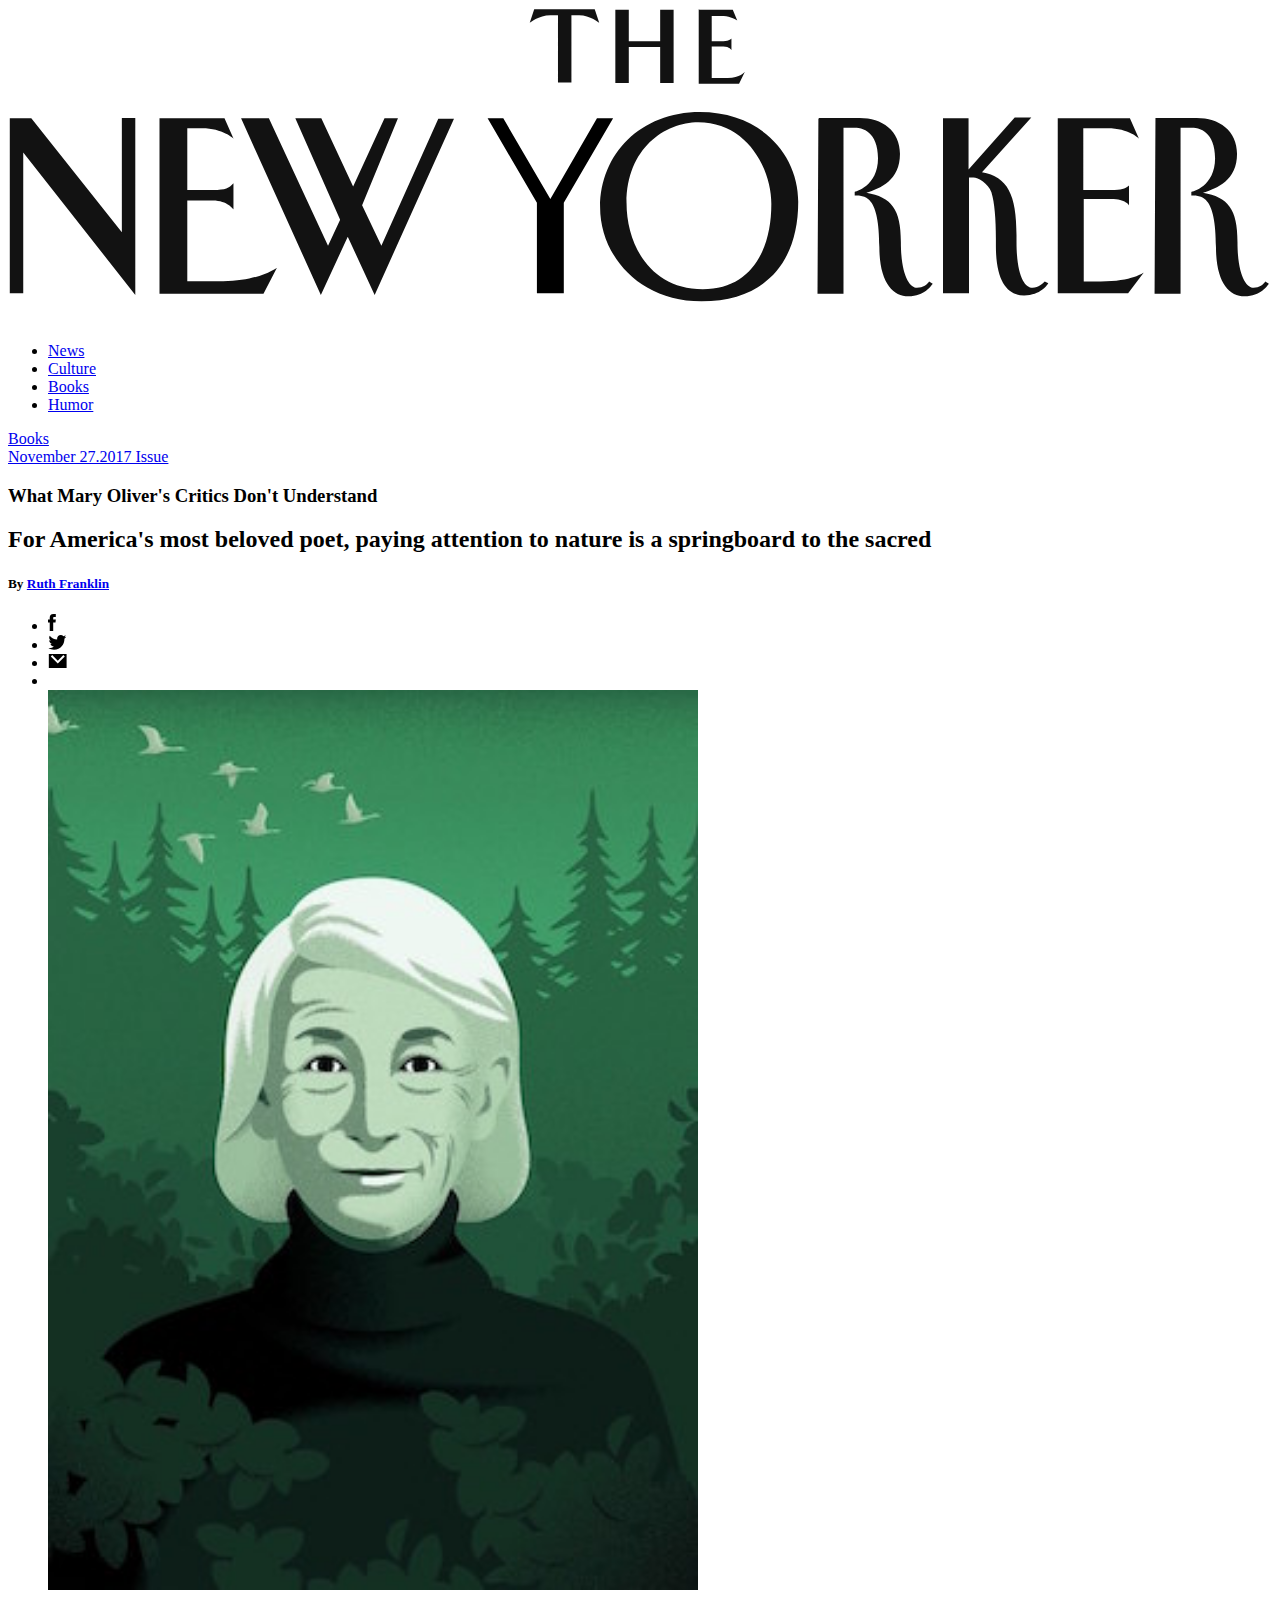
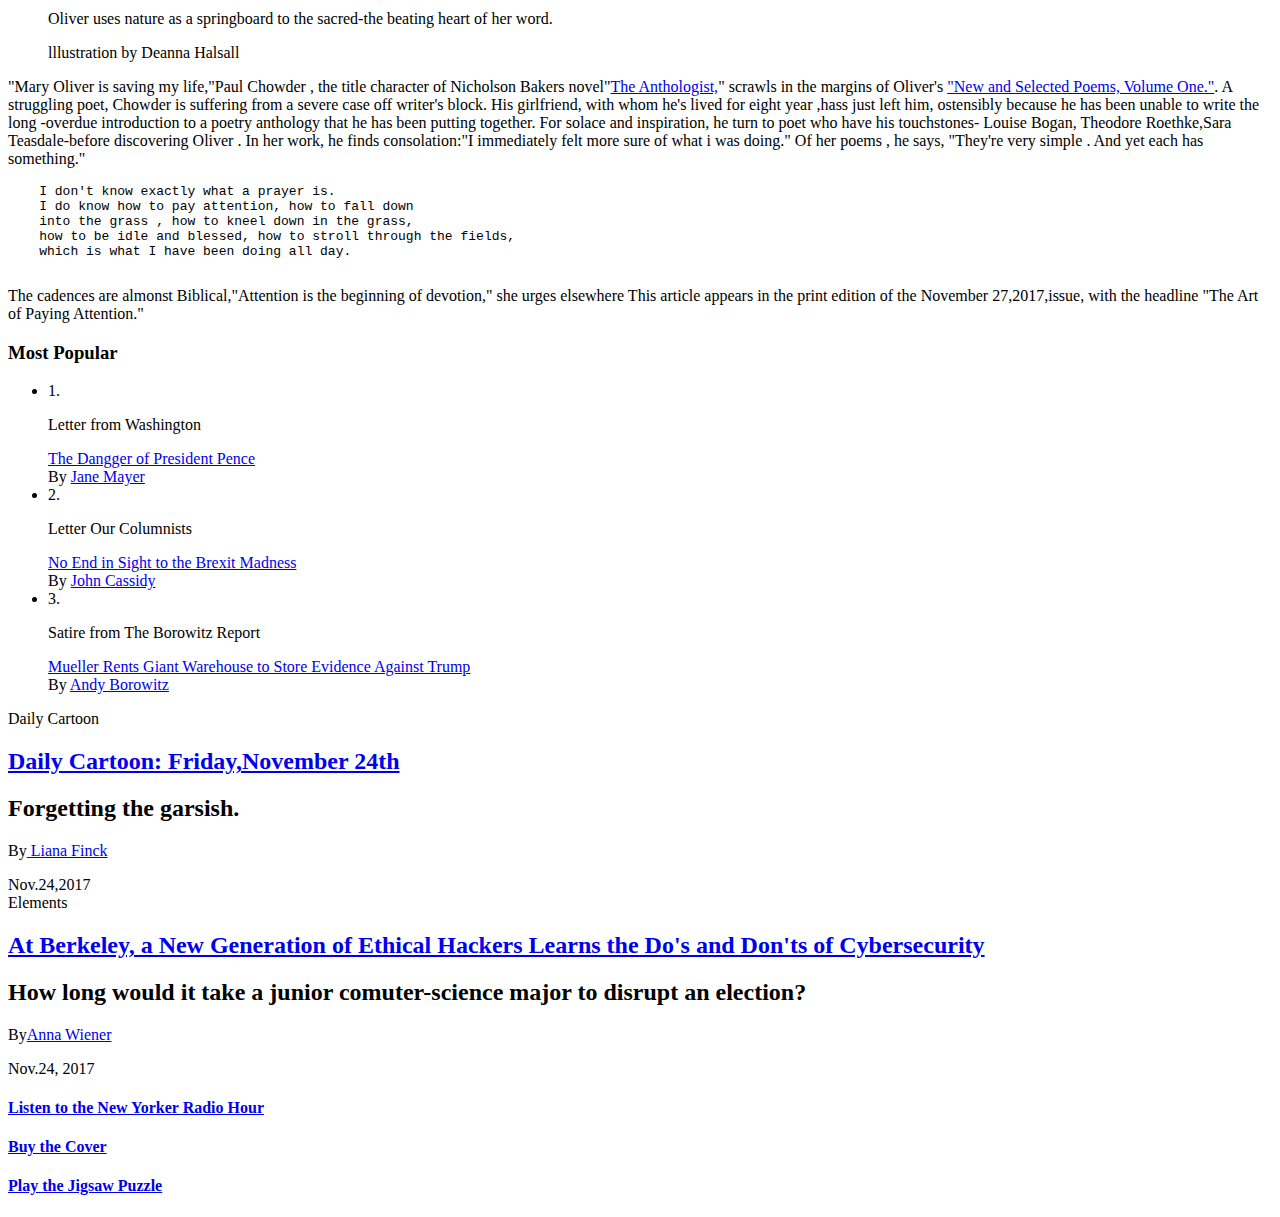
<file: BT.HTML/index.html>
<!DOCTYPE html>
<html lang="en">
<head>
    <meta charset="UTF-8">
    <meta http-equiv="X-UA-Compatible" content="IE=edge">
    <meta name="viewport" content="width=device-width, initial-scale=1.0">
    <title>Document</title>
    
</head>
<body>
    <img src="logo.svg" alt="logo" >
    <ul>
    <br><li> <a href="#">News</a></li>
    <li><a href="#">Culture</a></li>
    <li><a href="#">Books</a></li>
    <li><a href="#">Humor</a></li>
    </ul>
    <a href="#">Books</a> <br>
    <a href="#">November 27.2017 Issue</a>
    <h3>What Mary Oliver's Critics Don't Understand</h3>
    <h2>For America's most beloved poet, paying attention to nature is a springboard to the sacred</h2>
    <h5>By <a href="#">Ruth Franklin</a></h5>
    <ul>
        <li><img src="facebook.svg" alt="facebook"></li>  
        <li><img src="twitter.svg" alt="twitter"></li>  
        <li><img src="email.svg" alt="email"></li>  
        <li><br><img src="img.jpg" width="650" height="900"></li>
    </ul>
    <ul>
    <p>Oliver uses nature as a springboard to the sacred-the beating heart of her word.</p>
    <p></p>lllustration by Deanna Halsall</p>
    </ul>
    <p> "Mary Oliver is saving my life,"Paul Chowder , the title  character of Nicholson Bakers novel"<a href="#">The Anthologist,</a>" scrawls in the margins of Oliver's <a href="#">"New and Selected Poems, Volume One."</a>. A struggling poet, Chowder is suffering from a severe case off writer's block. His girlfriend, with whom he's lived for eight year ,hass just left him, ostensibly because he has been unable to write the long -overdue introduction to a poetry anthology that he has been putting together. For solace and inspiration, he turn to poet who have his touchstones- Louise Bogan, Theodore Roethke,Sara Teasdale-before discovering Oliver . In her work, he finds consolation:"I immediately felt more sure of what i was doing." Of her poems , he says, "They're very simple . And yet each has something."   
    <pre>
    I don't know exactly what a prayer is.
    I do know how to pay attention, how to fall down
    into the grass , how to kneel down in the grass,
    how to be idle and blessed, how to stroll through the fields,
    which is what I have been doing all day.
    </pre>
    The cadences are almonst Biblical,"Attention is the beginning of devotion," she urges elsewhere
    This article appears in the print edition of the November 27,2017,issue, with the headline "The Art of Paying Attention."
    
    </p>
    <h3>Most Popular</h3>
    <ul>
    <li href="#">1. </li>
    <p>Letter from Washington</p>
    <a href="#">The Dangger of President Pence</a>
    <br>By <a href="#">Jane Mayer</a>
    <li href="#">2. </li>
    <p>Letter Our Columnists</p>
    <a href="#">No End in Sight to the Brexit Madness</a>
    <br>By <a href="#">John Cassidy</a>
    <li href="#">3. </li>
    <p>Satire from The Borowitz Report</p>
    <a href="#">Mueller Rents Giant Warehouse to Store Evidence Against Trump</a>
    <br>By <a href="#">Andy Borowitz</a>
    </ul>
    <p>Daily Cartoon</p>
    <h2><a href="#">Daily Cartoon: Friday,November 24th</a></h2>
    <h2>Forgetting the garsish.</h2>
    By<a href="#"> Liana Finck</a>
    <p>Nov.24,2017 <br>Elements</p>  
    <h2><a href="#">At Berkeley, a New Generation of Ethical Hackers Learns the Do's and Don'ts of Cybersecurity</a></h2>
    <h2>How long would it take a junior comuter-science major to disrupt an election?</h2>
    By<a href="#">Anna Wiener</a>
    <p>Nov.24, 2017</p>
    <h4><a href="#">Listen to the New Yorker Radio Hour</a></h4>
    <h4><a href="#"> Buy the Cover</a></h4>
    <h4><a href="#">Play the Jigsaw Puzzle</a></h4>
</body>
</html>
</file>
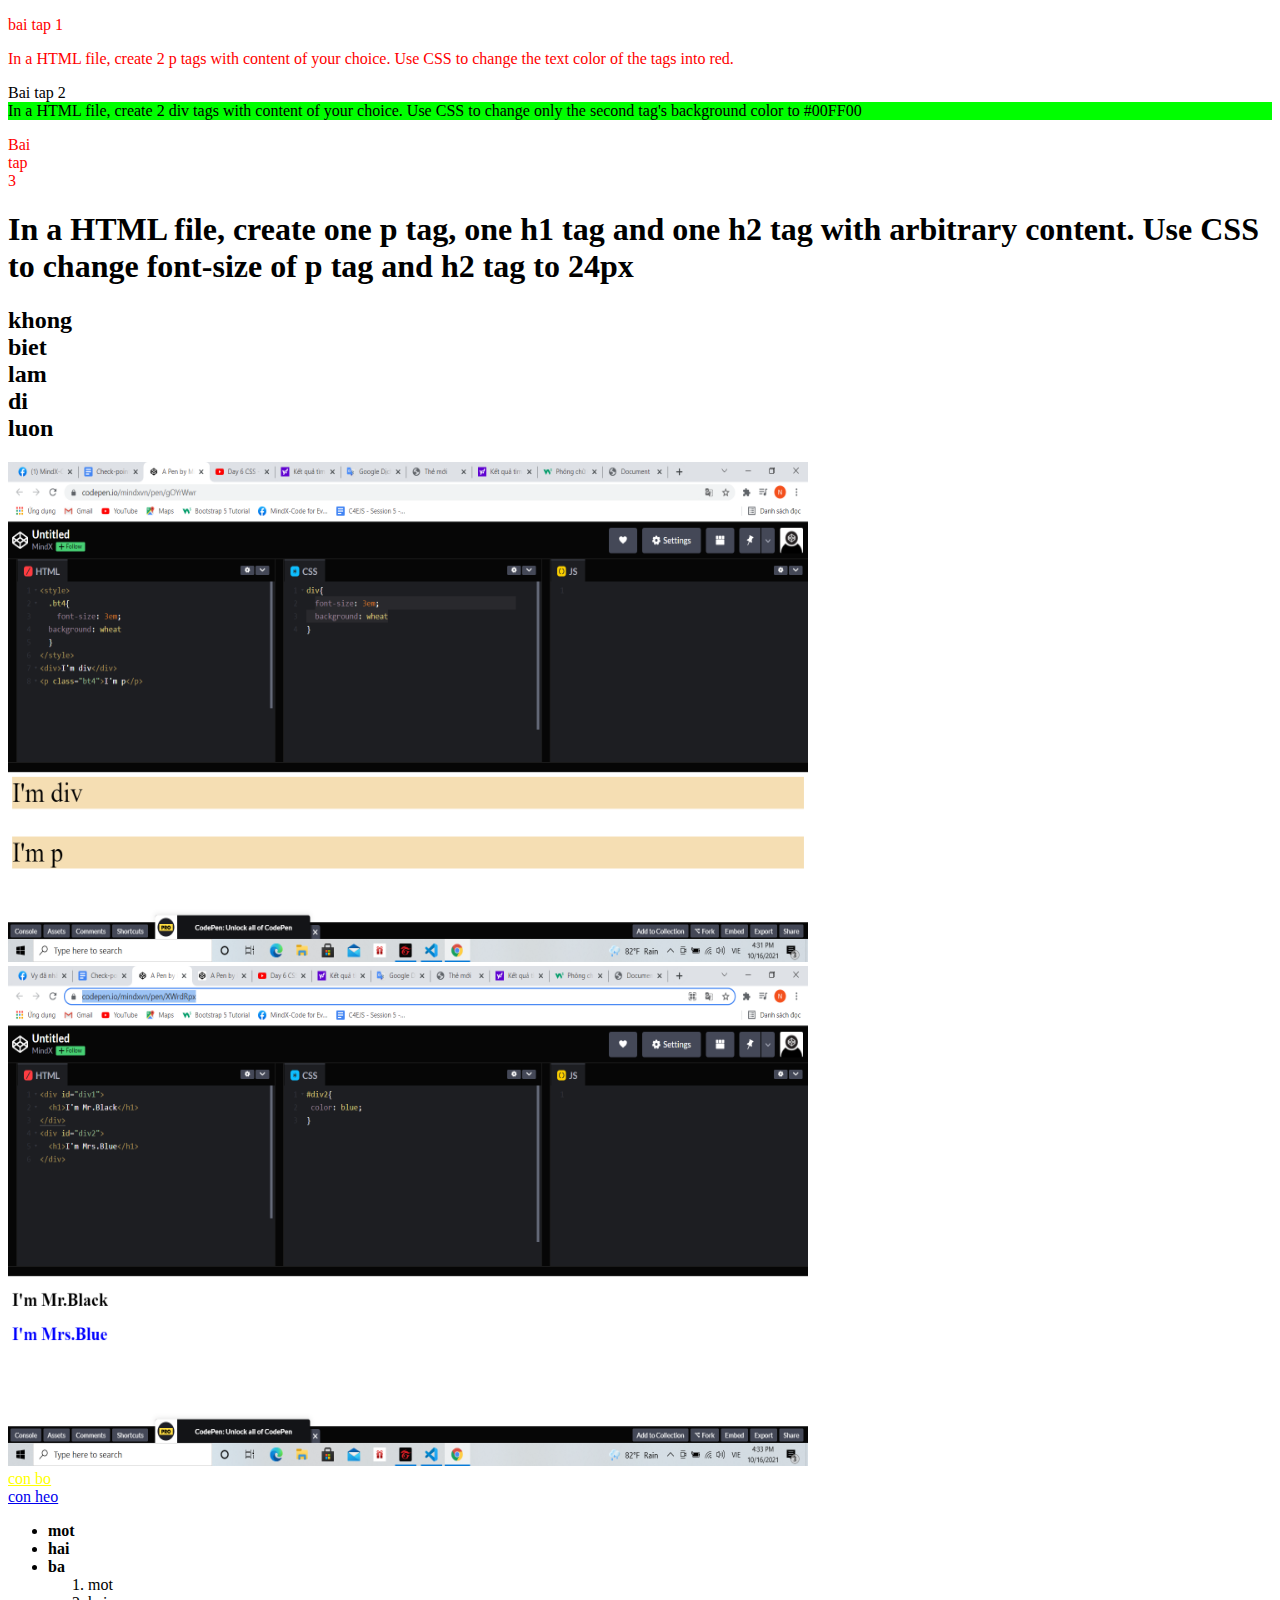
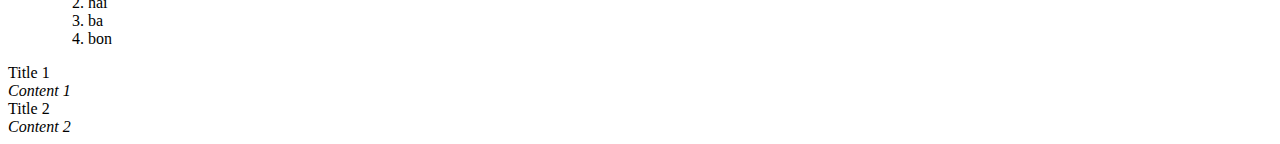
<file: section6/index.html>
<!DOCTYPE html>
<html lang="en">

<head>
    <meta charset="UTF-8">
    <meta http-equiv="X-UA-Compatible" content="IE=edge">
    <meta name="viewport" content="width=device-width, initial-scale=1.0">
    <title>Document</title>
    <link rel="stylesheet" href="css/index.css">

</head>

<body>
    <!-- cau 1 -->
    <p>bai tap 1</p>
    <p>In a HTML file, create 2 p tags with content of your choice. Use CSS to change the text color of the tags into
        red.</p>
    <!-- cau 2 -->
    <div>Bai tap 2</div>
    <div class="bo">In a HTML file, create 2 div tags with content of your choice. Use CSS to change only the second
        tag's background color to #00FF00</div>
    <!-- cau 3 -->
    <p class="bt3"> Bai tap 3</p>
    <h1>In a HTML file, create one p tag, one h1 tag and one h2 tag with arbitrary content. Use CSS to change font-size
        of p tag and h2 tag to 24px</h1>
    <h2 class="bt3">khong biet lam di luon</h2>
    <!-- cau 4 -->
    <img class="anh" src="cau 4.png">
    <!-- cau 5 -->
    <br><img class="anh" src="cau 5.png">

    <!-- cau  6-->
    <br><a href="https://chuyenbansi.net/wp-content/uploads/2018/04/con-bo.jpg" target="_Blank"
        style="color:yellow;">con bo </a><br>
    <a
        href="https://1.bp.blogspot.com/-Z6r6NVhwHYY/XWNG4yqIM_I/AAAAAAAARzY/7ololT9yog8tPjJpM5Vg0Duha0qGVVoVACEwYBhgL/s1600/hinh-nen-con-heo-mau-trang-dang-yeu.jpg">con
        heo</a>
    <!-- cau 7 -->
    <ul>
        <li>mot</li>
        <li>hai</li>
        <li>ba</li>
        <ol>
            <li>mot</li>
            <li>hai</li>
            <li>ba</li>
            <li>bon</li>
        </ol>
    </ul>
    <!-- cau 9 -->
    <div class="item">
        <span>Title 1</span>
        <div>
            <span>Content 1</span>
            <div>
            </div>

            <div class="item">
                <span>Title 2</span>
                <div>
                    <span>Content 2</span>
                </div>
            </div>

</body>

</html>
</file>
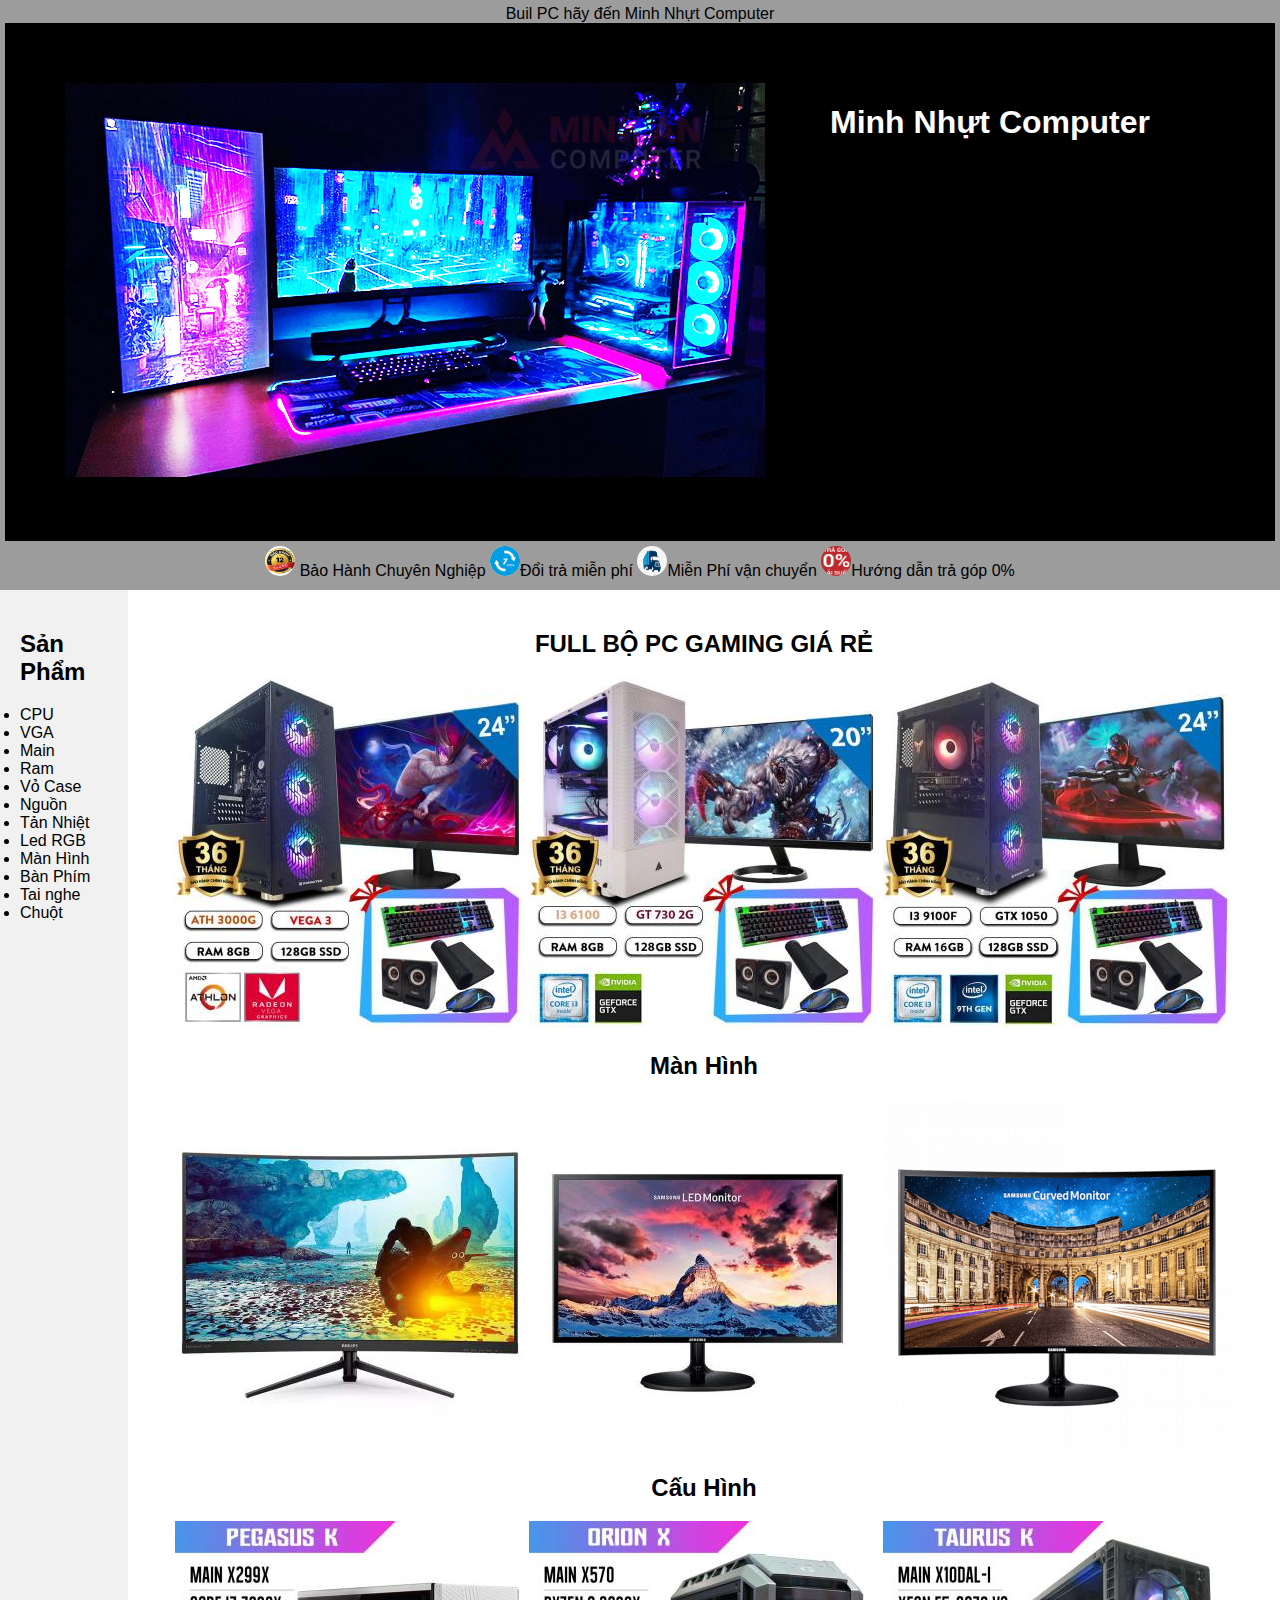
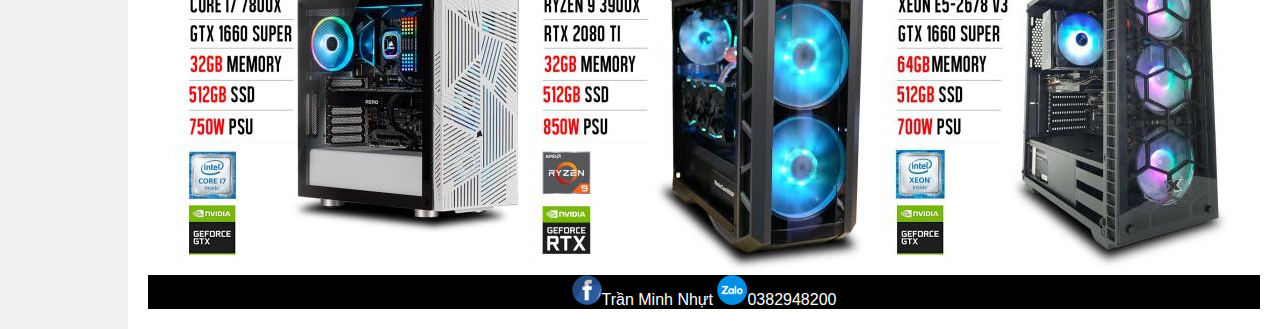
<file: section7/index.html>
<!DOCTYPE html>
<html lang="en">
<head>
    <meta charset="UTF-8">
    <meta http-equiv="X-UA-Compatible" content="IE=edge">
    <meta name="viewport" content="width=device-width, initial-scale=1.0">
    <title>Document</title>
    <link rel="stylesheet" href="css/index.css">
</head>
<body>

<div class="contener">
    <div class="title">Buil PC hãy đến Minh Nhựt Computer 

    
  
  
        <div class="header">
            <div class="header__image">
            <img src="images/anh1.jpg "alt="image">
            </div>
            <div class="header__slogan">
            <h1>Minh Nhựt Computer</h1>
            </div>
            </div>
            <div class="logo">
            <img src="images/logo1.png" width="30" height="30"> Bảo Hành Chuyên Nghiệp
            <img src="images/logo2.png" width="30" height="30" >Đổi trả miễn phí
            <img src="images/logo3.png" width="30" height="30" >Miễn Phí vận chuyển
            <img src="images/logo4.png" width="30" height="30" >Hướng dẫn trả góp 0%
            </div>
        </div>
    </div>  

  
  

  <div class="content">
    <div class="content__category">
      <h2>Sản Phẩm</h2>
      <li>CPU</li>
      <li>VGA</li>
      <li>Main</li>
      <li>Ram</li>
      <li>Vỏ Case</li>
      <li>Nguồn</li>
      <li>Tản Nhiệt</li>
      <li>Led RGB</li>
      <li>Màn Hình</li>
      <li>Bàn Phím</li>
      <li>Tai nghe</li>
      <li>Chuột</li>
      </div>
    <div class="content__main">
        <div><h2>FULL BỘ PC GAMING GIÁ RẺ</h2>
      <div class="contentmain__fullpc">
          <img src="images/pc1.jpg">
          <img src="images/pc2.jpg">
          <img src="images/pc3.jpg">
        </div>
      <div><h2>Màn Hình</h2>
      <div class="contentmain__Monitor">
          <img src="images/mh1.jpg">
          <img src="images/mh2.jpg">
          <img src="images/mh3.png">
        </div>
        <div><h2>Cấu Hình</h2>
            <div class="contentmain__pc">
                <img src="images/tm1.jpg">
                <img src="images/tm2.jpg">
                <img src="images/tm3.jpg">
              </div>
    </div>
 
  

  <div class="footer">
       <img src="images/facebook.png"width="30" height="30">Trần Minh Nhựt
       <img src="images/Zalo.png"width="30" height="30">0382948200
    </div>
</div>
</body>
</html>
</file>
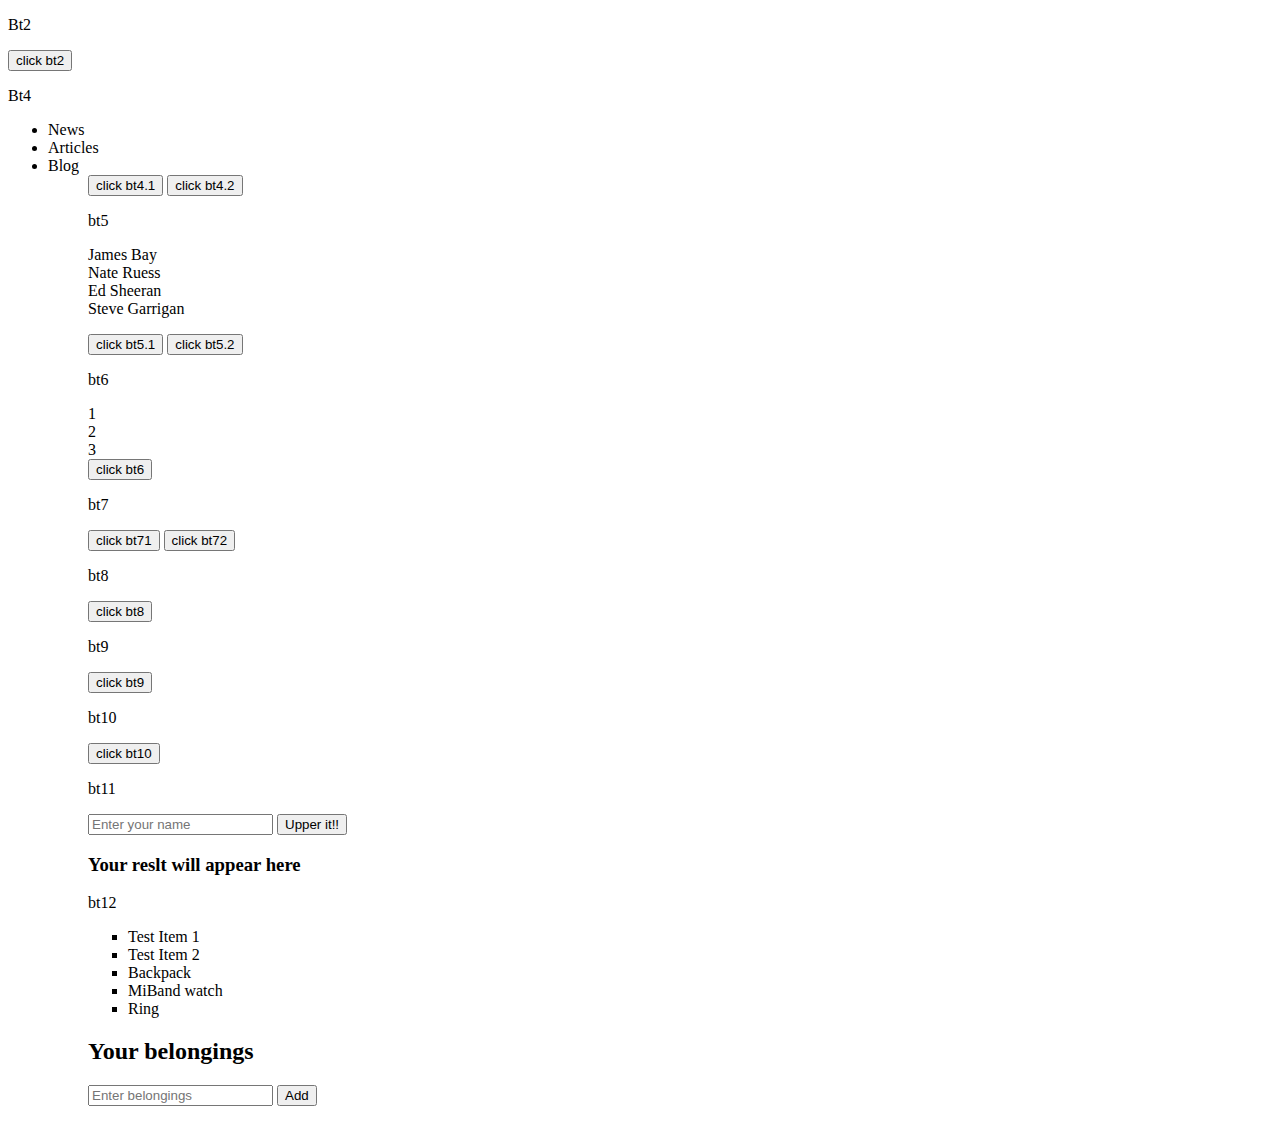
<file: section8/index.html>
<!DOCTYPE html>
<html lang="en">
<head>
    <meta charset="UTF-8">
    <meta http-equiv="X-UA-Compatible" content="IE=edge">
    <meta name="viewport" content="width=device-width, initial-scale=1.0">
    <title>Document</title>
</head>
<body>
    <p>Bt2</p>
    <button onclick="bt2()">click bt2</button>
    <p>Bt4</p>
    <ul>
        <li>News</li>
        <li>Articles</li>
        <li>Blog</li>
        <ul>
            <button onclick="bt4_1()">click bt4.1</button>
            <button onclick="bt4_2()">click bt4.2</button>
            <p id="demo"></p> 

            <p>bt5</p>
            <div>
                <div class="singer">James Bay</div>
                <div class="singer">Nate Ruess</div>
                <div class="singer">Ed Sheeran</div>
                <div class="singer">Steve Garrigan</div>
            </div>
                    <p id="demo"></p> 
     <button onclick="bt5_1()">click bt5.1</button> 
     <button onclick="bt5_2()">click bt5.2</button> 
                    <p>bt6 </p> 
         <div >1</div>
        <div id="demo">2</div>
        <div >3</div>
        <button onclick="bt6()">click bt6</button>
        <p>bt7</p>
        <button id="button 1"> click bt71</button>
        <button id="button 2"> click bt72</button>
        <p>bt8</p> 
        <button onclick="bt8();">click bt8</button>
        <p>bt9</p>
        <button onclick="bt9();">click bt9</button>
        <p>bt10</p>
        <button onclick="bt10();">click bt10</button>
        <p>bt11</p>
        <input id="inputname" placeholder="Enter your name">
        <button  id="upper_btn">Upper it!!</button>
        <h3 id="result_div">Your reslt will appear here</h3>
        <p>bt12</p>
        <ul id='item'>
            <li>Test Item 1</li>
            <li>Test Item 2</li>
        </ul>
<h2>Your belongings</h2>
<input id="bt12" placeholder="Enter belongings ">
<button id="bt122">Add</button>
        <script src="js/index.js"></script>

</body>
</html>
</file>
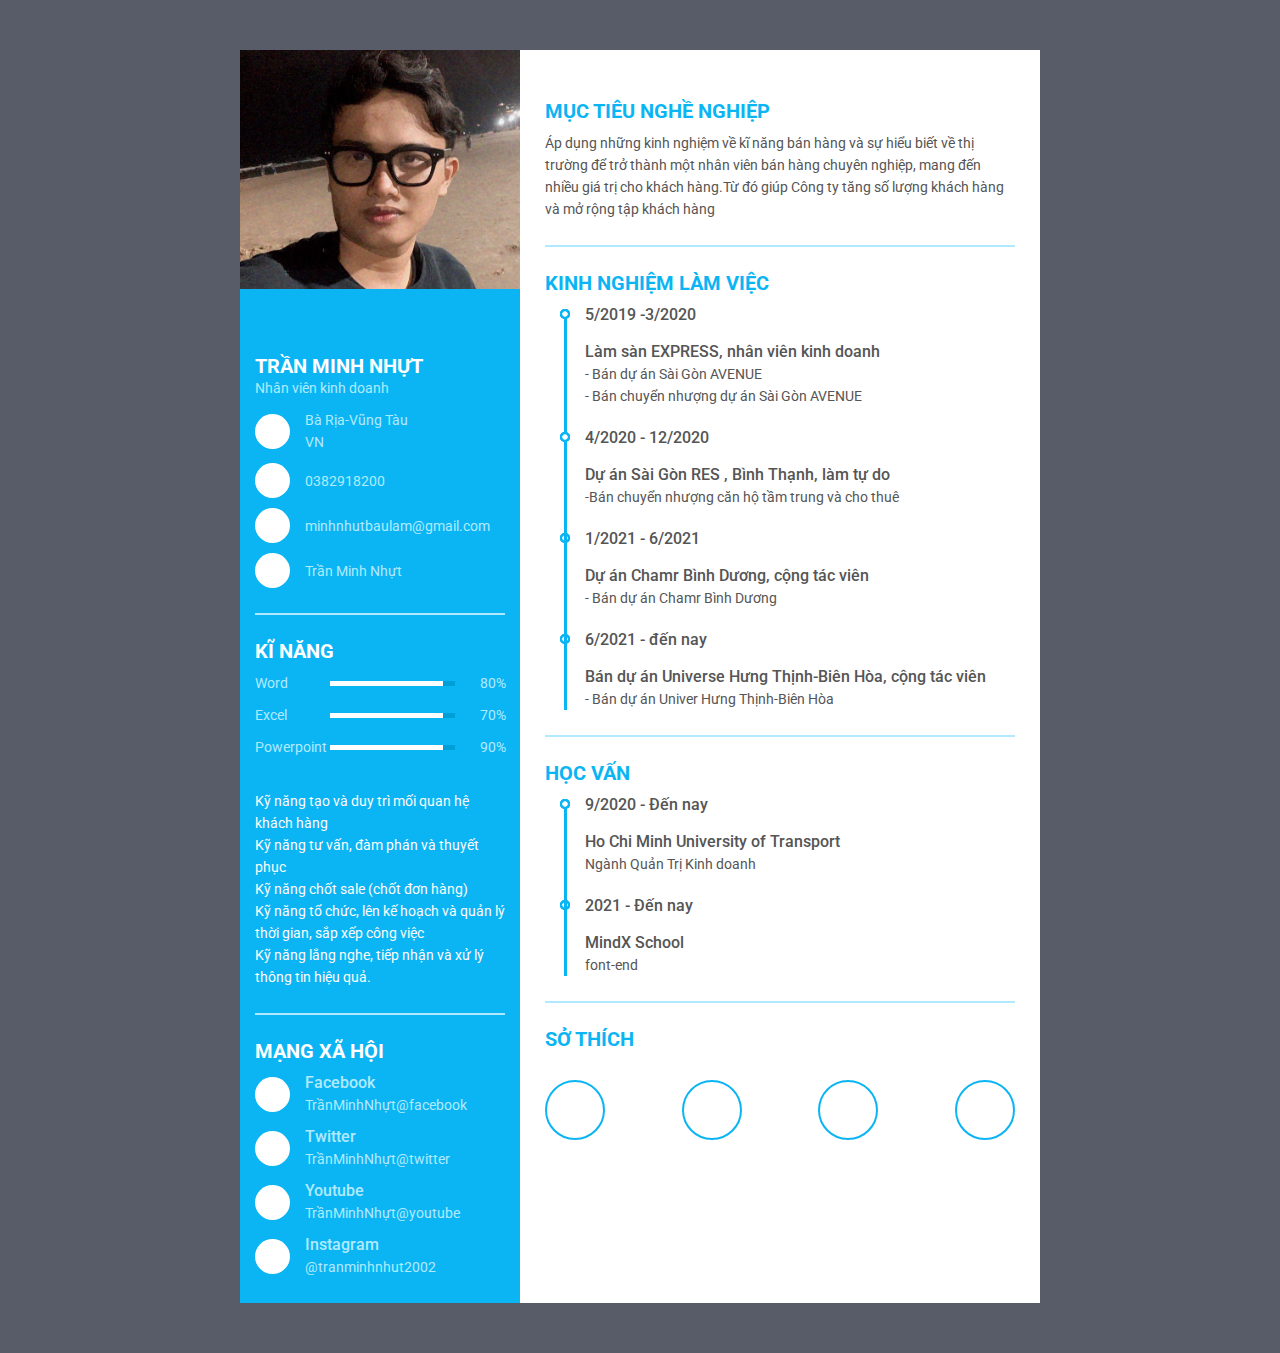
<file: BT.CV/CV.html>
<!-- saved from url=(0053)https://huudinh.github.io/homework/Section-5/hwork-2/ -->
<html lang="en"><head><meta http-equiv="Content-Type" content="text/html; charset=UTF-8">
    
    <meta name="viewport" content="width=device-width, initial-scale=1.0">
    <title>CV</title>
    <!-- font awnsome -->
    <link rel="stylesheet" href="./CV_files/index.css">
    <script src="./CV_files/b99e675b6e.js.tải xuống"></script><style media="all" id="fa-main">/*!
 * Font Awesome Free 5.15.4 by @fontawesome - https://fontawesome.com
 * License - https://fontawesome.com/license/free (Icons: CC BY 4.0, Fonts: SIL OFL 1.1, Code: MIT License)
 */.fa,.fab,.fad,.fal,.far,.fas{-moz-osx-font-smoothing:grayscale;-webkit-font-smoothing:antialiased;display:inline-block;font-style:normal;font-variant:normal;text-rendering:auto;line-height:1}.fa-lg{font-size:1.33333em;line-height:.75em;vertical-align:-.0667em}.fa-xs{font-size:.75em}.fa-sm{font-size:.875em}.fa-1x{font-size:1em}.fa-2x{font-size:2em}.fa-3x{font-size:3em}.fa-4x{font-size:4em}.fa-5x{font-size:5em}.fa-6x{font-size:6em}.fa-7x{font-size:7em}.fa-8x{font-size:8em}.fa-9x{font-size:9em}.fa-10x{font-size:10em}.fa-fw{text-align:center;width:1.25em}.fa-ul{list-style-type:none;margin-left:2.5em;padding-left:0}.fa-ul>li{position:relative}.fa-li{left:-2em;position:absolute;text-align:center;width:2em;line-height:inherit}.fa-border{border:.08em solid #eee;border-radius:.1em;padding:.2em .25em .15em}.fa-pull-left{float:left}.fa-pull-right{float:right}.fa.fa-pull-left,.fab.fa-pull-left,.fal.fa-pull-left,.far.fa-pull-left,.fas.fa-pull-left{margin-right:.3em}.fa.fa-pull-right,.fab.fa-pull-right,.fal.fa-pull-right,.far.fa-pull-right,.fas.fa-pull-right{margin-left:.3em}.fa-spin{-webkit-animation:fa-spin 2s linear infinite;animation:fa-spin 2s linear infinite}.fa-pulse{-webkit-animation:fa-spin 1s steps(8) infinite;animation:fa-spin 1s steps(8) infinite}@-webkit-keyframes fa-spin{0%{-webkit-transform:rotate(0deg);transform:rotate(0deg)}to{-webkit-transform:rotate(1turn);transform:rotate(1turn)}}@keyframes fa-spin{0%{-webkit-transform:rotate(0deg);transform:rotate(0deg)}to{-webkit-transform:rotate(1turn);transform:rotate(1turn)}}.fa-rotate-90{-ms-filter:"progid:DXImageTransform.Microsoft.BasicImage(rotation=1)";-webkit-transform:rotate(90deg);transform:rotate(90deg)}.fa-rotate-180{-ms-filter:"progid:DXImageTransform.Microsoft.BasicImage(rotation=2)";-webkit-transform:rotate(180deg);transform:rotate(180deg)}.fa-rotate-270{-ms-filter:"progid:DXImageTransform.Microsoft.BasicImage(rotation=3)";-webkit-transform:rotate(270deg);transform:rotate(270deg)}.fa-flip-horizontal{-ms-filter:"progid:DXImageTransform.Microsoft.BasicImage(rotation=0, mirror=1)";-webkit-transform:scaleX(-1);transform:scaleX(-1)}.fa-flip-vertical{-webkit-transform:scaleY(-1);transform:scaleY(-1)}.fa-flip-both,.fa-flip-horizontal.fa-flip-vertical,.fa-flip-vertical{-ms-filter:"progid:DXImageTransform.Microsoft.BasicImage(rotation=2, mirror=1)"}.fa-flip-both,.fa-flip-horizontal.fa-flip-vertical{-webkit-transform:scale(-1);transform:scale(-1)}:root .fa-flip-both,:root .fa-flip-horizontal,:root .fa-flip-vertical,:root .fa-rotate-90,:root .fa-rotate-180,:root .fa-rotate-270{-webkit-filter:none;filter:none}.fa-stack{display:inline-block;height:2em;line-height:2em;position:relative;vertical-align:middle;width:2.5em}.fa-stack-1x,.fa-stack-2x{left:0;position:absolute;text-align:center;width:100%}.fa-stack-1x{line-height:inherit}.fa-stack-2x{font-size:2em}.fa-inverse{color:#fff}.fa-500px:before{content:"\f26e"}.fa-accessible-icon:before{content:"\f368"}.fa-accusoft:before{content:"\f369"}.fa-acquisitions-incorporated:before{content:"\f6af"}.fa-ad:before{content:"\f641"}.fa-address-book:before{content:"\f2b9"}.fa-address-card:before{content:"\f2bb"}.fa-adjust:before{content:"\f042"}.fa-adn:before{content:"\f170"}.fa-adversal:before{content:"\f36a"}.fa-affiliatetheme:before{content:"\f36b"}.fa-air-freshener:before{content:"\f5d0"}.fa-airbnb:before{content:"\f834"}.fa-algolia:before{content:"\f36c"}.fa-align-center:before{content:"\f037"}.fa-align-justify:before{content:"\f039"}.fa-align-left:before{content:"\f036"}.fa-align-right:before{content:"\f038"}.fa-alipay:before{content:"\f642"}.fa-allergies:before{content:"\f461"}.fa-amazon:before{content:"\f270"}.fa-amazon-pay:before{content:"\f42c"}.fa-ambulance:before{content:"\f0f9"}.fa-american-sign-language-interpreting:before{content:"\f2a3"}.fa-amilia:before{content:"\f36d"}.fa-anchor:before{content:"\f13d"}.fa-android:before{content:"\f17b"}.fa-angellist:before{content:"\f209"}.fa-angle-double-down:before{content:"\f103"}.fa-angle-double-left:before{content:"\f100"}.fa-angle-double-right:before{content:"\f101"}.fa-angle-double-up:before{content:"\f102"}.fa-angle-down:before{content:"\f107"}.fa-angle-left:before{content:"\f104"}.fa-angle-right:before{content:"\f105"}.fa-angle-up:before{content:"\f106"}.fa-angry:before{content:"\f556"}.fa-angrycreative:before{content:"\f36e"}.fa-angular:before{content:"\f420"}.fa-ankh:before{content:"\f644"}.fa-app-store:before{content:"\f36f"}.fa-app-store-ios:before{content:"\f370"}.fa-apper:before{content:"\f371"}.fa-apple:before{content:"\f179"}.fa-apple-alt:before{content:"\f5d1"}.fa-apple-pay:before{content:"\f415"}.fa-archive:before{content:"\f187"}.fa-archway:before{content:"\f557"}.fa-arrow-alt-circle-down:before{content:"\f358"}.fa-arrow-alt-circle-left:before{content:"\f359"}.fa-arrow-alt-circle-right:before{content:"\f35a"}.fa-arrow-alt-circle-up:before{content:"\f35b"}.fa-arrow-circle-down:before{content:"\f0ab"}.fa-arrow-circle-left:before{content:"\f0a8"}.fa-arrow-circle-right:before{content:"\f0a9"}.fa-arrow-circle-up:before{content:"\f0aa"}.fa-arrow-down:before{content:"\f063"}.fa-arrow-left:before{content:"\f060"}.fa-arrow-right:before{content:"\f061"}.fa-arrow-up:before{content:"\f062"}.fa-arrows-alt:before{content:"\f0b2"}.fa-arrows-alt-h:before{content:"\f337"}.fa-arrows-alt-v:before{content:"\f338"}.fa-artstation:before{content:"\f77a"}.fa-assistive-listening-systems:before{content:"\f2a2"}.fa-asterisk:before{content:"\f069"}.fa-asymmetrik:before{content:"\f372"}.fa-at:before{content:"\f1fa"}.fa-atlas:before{content:"\f558"}.fa-atlassian:before{content:"\f77b"}.fa-atom:before{content:"\f5d2"}.fa-audible:before{content:"\f373"}.fa-audio-description:before{content:"\f29e"}.fa-autoprefixer:before{content:"\f41c"}.fa-avianex:before{content:"\f374"}.fa-aviato:before{content:"\f421"}.fa-award:before{content:"\f559"}.fa-aws:before{content:"\f375"}.fa-baby:before{content:"\f77c"}.fa-baby-carriage:before{content:"\f77d"}.fa-backspace:before{content:"\f55a"}.fa-backward:before{content:"\f04a"}.fa-bacon:before{content:"\f7e5"}.fa-bacteria:before{content:"\e059"}.fa-bacterium:before{content:"\e05a"}.fa-bahai:before{content:"\f666"}.fa-balance-scale:before{content:"\f24e"}.fa-balance-scale-left:before{content:"\f515"}.fa-balance-scale-right:before{content:"\f516"}.fa-ban:before{content:"\f05e"}.fa-band-aid:before{content:"\f462"}.fa-bandcamp:before{content:"\f2d5"}.fa-barcode:before{content:"\f02a"}.fa-bars:before{content:"\f0c9"}.fa-baseball-ball:before{content:"\f433"}.fa-basketball-ball:before{content:"\f434"}.fa-bath:before{content:"\f2cd"}.fa-battery-empty:before{content:"\f244"}.fa-battery-full:before{content:"\f240"}.fa-battery-half:before{content:"\f242"}.fa-battery-quarter:before{content:"\f243"}.fa-battery-three-quarters:before{content:"\f241"}.fa-battle-net:before{content:"\f835"}.fa-bed:before{content:"\f236"}.fa-beer:before{content:"\f0fc"}.fa-behance:before{content:"\f1b4"}.fa-behance-square:before{content:"\f1b5"}.fa-bell:before{content:"\f0f3"}.fa-bell-slash:before{content:"\f1f6"}.fa-bezier-curve:before{content:"\f55b"}.fa-bible:before{content:"\f647"}.fa-bicycle:before{content:"\f206"}.fa-biking:before{content:"\f84a"}.fa-bimobject:before{content:"\f378"}.fa-binoculars:before{content:"\f1e5"}.fa-biohazard:before{content:"\f780"}.fa-birthday-cake:before{content:"\f1fd"}.fa-bitbucket:before{content:"\f171"}.fa-bitcoin:before{content:"\f379"}.fa-bity:before{content:"\f37a"}.fa-black-tie:before{content:"\f27e"}.fa-blackberry:before{content:"\f37b"}.fa-blender:before{content:"\f517"}.fa-blender-phone:before{content:"\f6b6"}.fa-blind:before{content:"\f29d"}.fa-blog:before{content:"\f781"}.fa-blogger:before{content:"\f37c"}.fa-blogger-b:before{content:"\f37d"}.fa-bluetooth:before{content:"\f293"}.fa-bluetooth-b:before{content:"\f294"}.fa-bold:before{content:"\f032"}.fa-bolt:before{content:"\f0e7"}.fa-bomb:before{content:"\f1e2"}.fa-bone:before{content:"\f5d7"}.fa-bong:before{content:"\f55c"}.fa-book:before{content:"\f02d"}.fa-book-dead:before{content:"\f6b7"}.fa-book-medical:before{content:"\f7e6"}.fa-book-open:before{content:"\f518"}.fa-book-reader:before{content:"\f5da"}.fa-bookmark:before{content:"\f02e"}.fa-bootstrap:before{content:"\f836"}.fa-border-all:before{content:"\f84c"}.fa-border-none:before{content:"\f850"}.fa-border-style:before{content:"\f853"}.fa-bowling-ball:before{content:"\f436"}.fa-box:before{content:"\f466"}.fa-box-open:before{content:"\f49e"}.fa-box-tissue:before{content:"\e05b"}.fa-boxes:before{content:"\f468"}.fa-braille:before{content:"\f2a1"}.fa-brain:before{content:"\f5dc"}.fa-bread-slice:before{content:"\f7ec"}.fa-briefcase:before{content:"\f0b1"}.fa-briefcase-medical:before{content:"\f469"}.fa-broadcast-tower:before{content:"\f519"}.fa-broom:before{content:"\f51a"}.fa-brush:before{content:"\f55d"}.fa-btc:before{content:"\f15a"}.fa-buffer:before{content:"\f837"}.fa-bug:before{content:"\f188"}.fa-building:before{content:"\f1ad"}.fa-bullhorn:before{content:"\f0a1"}.fa-bullseye:before{content:"\f140"}.fa-burn:before{content:"\f46a"}.fa-buromobelexperte:before{content:"\f37f"}.fa-bus:before{content:"\f207"}.fa-bus-alt:before{content:"\f55e"}.fa-business-time:before{content:"\f64a"}.fa-buy-n-large:before{content:"\f8a6"}.fa-buysellads:before{content:"\f20d"}.fa-calculator:before{content:"\f1ec"}.fa-calendar:before{content:"\f133"}.fa-calendar-alt:before{content:"\f073"}.fa-calendar-check:before{content:"\f274"}.fa-calendar-day:before{content:"\f783"}.fa-calendar-minus:before{content:"\f272"}.fa-calendar-plus:before{content:"\f271"}.fa-calendar-times:before{content:"\f273"}.fa-calendar-week:before{content:"\f784"}.fa-camera:before{content:"\f030"}.fa-camera-retro:before{content:"\f083"}.fa-campground:before{content:"\f6bb"}.fa-canadian-maple-leaf:before{content:"\f785"}.fa-candy-cane:before{content:"\f786"}.fa-cannabis:before{content:"\f55f"}.fa-capsules:before{content:"\f46b"}.fa-car:before{content:"\f1b9"}.fa-car-alt:before{content:"\f5de"}.fa-car-battery:before{content:"\f5df"}.fa-car-crash:before{content:"\f5e1"}.fa-car-side:before{content:"\f5e4"}.fa-caravan:before{content:"\f8ff"}.fa-caret-down:before{content:"\f0d7"}.fa-caret-left:before{content:"\f0d9"}.fa-caret-right:before{content:"\f0da"}.fa-caret-square-down:before{content:"\f150"}.fa-caret-square-left:before{content:"\f191"}.fa-caret-square-right:before{content:"\f152"}.fa-caret-square-up:before{content:"\f151"}.fa-caret-up:before{content:"\f0d8"}.fa-carrot:before{content:"\f787"}.fa-cart-arrow-down:before{content:"\f218"}.fa-cart-plus:before{content:"\f217"}.fa-cash-register:before{content:"\f788"}.fa-cat:before{content:"\f6be"}.fa-cc-amazon-pay:before{content:"\f42d"}.fa-cc-amex:before{content:"\f1f3"}.fa-cc-apple-pay:before{content:"\f416"}.fa-cc-diners-club:before{content:"\f24c"}.fa-cc-discover:before{content:"\f1f2"}.fa-cc-jcb:before{content:"\f24b"}.fa-cc-mastercard:before{content:"\f1f1"}.fa-cc-paypal:before{content:"\f1f4"}.fa-cc-stripe:before{content:"\f1f5"}.fa-cc-visa:before{content:"\f1f0"}.fa-centercode:before{content:"\f380"}.fa-centos:before{content:"\f789"}.fa-certificate:before{content:"\f0a3"}.fa-chair:before{content:"\f6c0"}.fa-chalkboard:before{content:"\f51b"}.fa-chalkboard-teacher:before{content:"\f51c"}.fa-charging-station:before{content:"\f5e7"}.fa-chart-area:before{content:"\f1fe"}.fa-chart-bar:before{content:"\f080"}.fa-chart-line:before{content:"\f201"}.fa-chart-pie:before{content:"\f200"}.fa-check:before{content:"\f00c"}.fa-check-circle:before{content:"\f058"}.fa-check-double:before{content:"\f560"}.fa-check-square:before{content:"\f14a"}.fa-cheese:before{content:"\f7ef"}.fa-chess:before{content:"\f439"}.fa-chess-bishop:before{content:"\f43a"}.fa-chess-board:before{content:"\f43c"}.fa-chess-king:before{content:"\f43f"}.fa-chess-knight:before{content:"\f441"}.fa-chess-pawn:before{content:"\f443"}.fa-chess-queen:before{content:"\f445"}.fa-chess-rook:before{content:"\f447"}.fa-chevron-circle-down:before{content:"\f13a"}.fa-chevron-circle-left:before{content:"\f137"}.fa-chevron-circle-right:before{content:"\f138"}.fa-chevron-circle-up:before{content:"\f139"}.fa-chevron-down:before{content:"\f078"}.fa-chevron-left:before{content:"\f053"}.fa-chevron-right:before{content:"\f054"}.fa-chevron-up:before{content:"\f077"}.fa-child:before{content:"\f1ae"}.fa-chrome:before{content:"\f268"}.fa-chromecast:before{content:"\f838"}.fa-church:before{content:"\f51d"}.fa-circle:before{content:"\f111"}.fa-circle-notch:before{content:"\f1ce"}.fa-city:before{content:"\f64f"}.fa-clinic-medical:before{content:"\f7f2"}.fa-clipboard:before{content:"\f328"}.fa-clipboard-check:before{content:"\f46c"}.fa-clipboard-list:before{content:"\f46d"}.fa-clock:before{content:"\f017"}.fa-clone:before{content:"\f24d"}.fa-closed-captioning:before{content:"\f20a"}.fa-cloud:before{content:"\f0c2"}.fa-cloud-download-alt:before{content:"\f381"}.fa-cloud-meatball:before{content:"\f73b"}.fa-cloud-moon:before{content:"\f6c3"}.fa-cloud-moon-rain:before{content:"\f73c"}.fa-cloud-rain:before{content:"\f73d"}.fa-cloud-showers-heavy:before{content:"\f740"}.fa-cloud-sun:before{content:"\f6c4"}.fa-cloud-sun-rain:before{content:"\f743"}.fa-cloud-upload-alt:before{content:"\f382"}.fa-cloudflare:before{content:"\e07d"}.fa-cloudscale:before{content:"\f383"}.fa-cloudsmith:before{content:"\f384"}.fa-cloudversify:before{content:"\f385"}.fa-cocktail:before{content:"\f561"}.fa-code:before{content:"\f121"}.fa-code-branch:before{content:"\f126"}.fa-codepen:before{content:"\f1cb"}.fa-codiepie:before{content:"\f284"}.fa-coffee:before{content:"\f0f4"}.fa-cog:before{content:"\f013"}.fa-cogs:before{content:"\f085"}.fa-coins:before{content:"\f51e"}.fa-columns:before{content:"\f0db"}.fa-comment:before{content:"\f075"}.fa-comment-alt:before{content:"\f27a"}.fa-comment-dollar:before{content:"\f651"}.fa-comment-dots:before{content:"\f4ad"}.fa-comment-medical:before{content:"\f7f5"}.fa-comment-slash:before{content:"\f4b3"}.fa-comments:before{content:"\f086"}.fa-comments-dollar:before{content:"\f653"}.fa-compact-disc:before{content:"\f51f"}.fa-compass:before{content:"\f14e"}.fa-compress:before{content:"\f066"}.fa-compress-alt:before{content:"\f422"}.fa-compress-arrows-alt:before{content:"\f78c"}.fa-concierge-bell:before{content:"\f562"}.fa-confluence:before{content:"\f78d"}.fa-connectdevelop:before{content:"\f20e"}.fa-contao:before{content:"\f26d"}.fa-cookie:before{content:"\f563"}.fa-cookie-bite:before{content:"\f564"}.fa-copy:before{content:"\f0c5"}.fa-copyright:before{content:"\f1f9"}.fa-cotton-bureau:before{content:"\f89e"}.fa-couch:before{content:"\f4b8"}.fa-cpanel:before{content:"\f388"}.fa-creative-commons:before{content:"\f25e"}.fa-creative-commons-by:before{content:"\f4e7"}.fa-creative-commons-nc:before{content:"\f4e8"}.fa-creative-commons-nc-eu:before{content:"\f4e9"}.fa-creative-commons-nc-jp:before{content:"\f4ea"}.fa-creative-commons-nd:before{content:"\f4eb"}.fa-creative-commons-pd:before{content:"\f4ec"}.fa-creative-commons-pd-alt:before{content:"\f4ed"}.fa-creative-commons-remix:before{content:"\f4ee"}.fa-creative-commons-sa:before{content:"\f4ef"}.fa-creative-commons-sampling:before{content:"\f4f0"}.fa-creative-commons-sampling-plus:before{content:"\f4f1"}.fa-creative-commons-share:before{content:"\f4f2"}.fa-creative-commons-zero:before{content:"\f4f3"}.fa-credit-card:before{content:"\f09d"}.fa-critical-role:before{content:"\f6c9"}.fa-crop:before{content:"\f125"}.fa-crop-alt:before{content:"\f565"}.fa-cross:before{content:"\f654"}.fa-crosshairs:before{content:"\f05b"}.fa-crow:before{content:"\f520"}.fa-crown:before{content:"\f521"}.fa-crutch:before{content:"\f7f7"}.fa-css3:before{content:"\f13c"}.fa-css3-alt:before{content:"\f38b"}.fa-cube:before{content:"\f1b2"}.fa-cubes:before{content:"\f1b3"}.fa-cut:before{content:"\f0c4"}.fa-cuttlefish:before{content:"\f38c"}.fa-d-and-d:before{content:"\f38d"}.fa-d-and-d-beyond:before{content:"\f6ca"}.fa-dailymotion:before{content:"\e052"}.fa-dashcube:before{content:"\f210"}.fa-database:before{content:"\f1c0"}.fa-deaf:before{content:"\f2a4"}.fa-deezer:before{content:"\e077"}.fa-delicious:before{content:"\f1a5"}.fa-democrat:before{content:"\f747"}.fa-deploydog:before{content:"\f38e"}.fa-deskpro:before{content:"\f38f"}.fa-desktop:before{content:"\f108"}.fa-dev:before{content:"\f6cc"}.fa-deviantart:before{content:"\f1bd"}.fa-dharmachakra:before{content:"\f655"}.fa-dhl:before{content:"\f790"}.fa-diagnoses:before{content:"\f470"}.fa-diaspora:before{content:"\f791"}.fa-dice:before{content:"\f522"}.fa-dice-d20:before{content:"\f6cf"}.fa-dice-d6:before{content:"\f6d1"}.fa-dice-five:before{content:"\f523"}.fa-dice-four:before{content:"\f524"}.fa-dice-one:before{content:"\f525"}.fa-dice-six:before{content:"\f526"}.fa-dice-three:before{content:"\f527"}.fa-dice-two:before{content:"\f528"}.fa-digg:before{content:"\f1a6"}.fa-digital-ocean:before{content:"\f391"}.fa-digital-tachograph:before{content:"\f566"}.fa-directions:before{content:"\f5eb"}.fa-discord:before{content:"\f392"}.fa-discourse:before{content:"\f393"}.fa-disease:before{content:"\f7fa"}.fa-divide:before{content:"\f529"}.fa-dizzy:before{content:"\f567"}.fa-dna:before{content:"\f471"}.fa-dochub:before{content:"\f394"}.fa-docker:before{content:"\f395"}.fa-dog:before{content:"\f6d3"}.fa-dollar-sign:before{content:"\f155"}.fa-dolly:before{content:"\f472"}.fa-dolly-flatbed:before{content:"\f474"}.fa-donate:before{content:"\f4b9"}.fa-door-closed:before{content:"\f52a"}.fa-door-open:before{content:"\f52b"}.fa-dot-circle:before{content:"\f192"}.fa-dove:before{content:"\f4ba"}.fa-download:before{content:"\f019"}.fa-draft2digital:before{content:"\f396"}.fa-drafting-compass:before{content:"\f568"}.fa-dragon:before{content:"\f6d5"}.fa-draw-polygon:before{content:"\f5ee"}.fa-dribbble:before{content:"\f17d"}.fa-dribbble-square:before{content:"\f397"}.fa-dropbox:before{content:"\f16b"}.fa-drum:before{content:"\f569"}.fa-drum-steelpan:before{content:"\f56a"}.fa-drumstick-bite:before{content:"\f6d7"}.fa-drupal:before{content:"\f1a9"}.fa-dumbbell:before{content:"\f44b"}.fa-dumpster:before{content:"\f793"}.fa-dumpster-fire:before{content:"\f794"}.fa-dungeon:before{content:"\f6d9"}.fa-dyalog:before{content:"\f399"}.fa-earlybirds:before{content:"\f39a"}.fa-ebay:before{content:"\f4f4"}.fa-edge:before{content:"\f282"}.fa-edge-legacy:before{content:"\e078"}.fa-edit:before{content:"\f044"}.fa-egg:before{content:"\f7fb"}.fa-eject:before{content:"\f052"}.fa-elementor:before{content:"\f430"}.fa-ellipsis-h:before{content:"\f141"}.fa-ellipsis-v:before{content:"\f142"}.fa-ello:before{content:"\f5f1"}.fa-ember:before{content:"\f423"}.fa-empire:before{content:"\f1d1"}.fa-envelope:before{content:"\f0e0"}.fa-envelope-open:before{content:"\f2b6"}.fa-envelope-open-text:before{content:"\f658"}.fa-envelope-square:before{content:"\f199"}.fa-envira:before{content:"\f299"}.fa-equals:before{content:"\f52c"}.fa-eraser:before{content:"\f12d"}.fa-erlang:before{content:"\f39d"}.fa-ethereum:before{content:"\f42e"}.fa-ethernet:before{content:"\f796"}.fa-etsy:before{content:"\f2d7"}.fa-euro-sign:before{content:"\f153"}.fa-evernote:before{content:"\f839"}.fa-exchange-alt:before{content:"\f362"}.fa-exclamation:before{content:"\f12a"}.fa-exclamation-circle:before{content:"\f06a"}.fa-exclamation-triangle:before{content:"\f071"}.fa-expand:before{content:"\f065"}.fa-expand-alt:before{content:"\f424"}.fa-expand-arrows-alt:before{content:"\f31e"}.fa-expeditedssl:before{content:"\f23e"}.fa-external-link-alt:before{content:"\f35d"}.fa-external-link-square-alt:before{content:"\f360"}.fa-eye:before{content:"\f06e"}.fa-eye-dropper:before{content:"\f1fb"}.fa-eye-slash:before{content:"\f070"}.fa-facebook:before{content:"\f09a"}.fa-facebook-f:before{content:"\f39e"}.fa-facebook-messenger:before{content:"\f39f"}.fa-facebook-square:before{content:"\f082"}.fa-fan:before{content:"\f863"}.fa-fantasy-flight-games:before{content:"\f6dc"}.fa-fast-backward:before{content:"\f049"}.fa-fast-forward:before{content:"\f050"}.fa-faucet:before{content:"\e005"}.fa-fax:before{content:"\f1ac"}.fa-feather:before{content:"\f52d"}.fa-feather-alt:before{content:"\f56b"}.fa-fedex:before{content:"\f797"}.fa-fedora:before{content:"\f798"}.fa-female:before{content:"\f182"}.fa-fighter-jet:before{content:"\f0fb"}.fa-figma:before{content:"\f799"}.fa-file:before{content:"\f15b"}.fa-file-alt:before{content:"\f15c"}.fa-file-archive:before{content:"\f1c6"}.fa-file-audio:before{content:"\f1c7"}.fa-file-code:before{content:"\f1c9"}.fa-file-contract:before{content:"\f56c"}.fa-file-csv:before{content:"\f6dd"}.fa-file-download:before{content:"\f56d"}.fa-file-excel:before{content:"\f1c3"}.fa-file-export:before{content:"\f56e"}.fa-file-image:before{content:"\f1c5"}.fa-file-import:before{content:"\f56f"}.fa-file-invoice:before{content:"\f570"}.fa-file-invoice-dollar:before{content:"\f571"}.fa-file-medical:before{content:"\f477"}.fa-file-medical-alt:before{content:"\f478"}.fa-file-pdf:before{content:"\f1c1"}.fa-file-powerpoint:before{content:"\f1c4"}.fa-file-prescription:before{content:"\f572"}.fa-file-signature:before{content:"\f573"}.fa-file-upload:before{content:"\f574"}.fa-file-video:before{content:"\f1c8"}.fa-file-word:before{content:"\f1c2"}.fa-fill:before{content:"\f575"}.fa-fill-drip:before{content:"\f576"}.fa-film:before{content:"\f008"}.fa-filter:before{content:"\f0b0"}.fa-fingerprint:before{content:"\f577"}.fa-fire:before{content:"\f06d"}.fa-fire-alt:before{content:"\f7e4"}.fa-fire-extinguisher:before{content:"\f134"}.fa-firefox:before{content:"\f269"}.fa-firefox-browser:before{content:"\e007"}.fa-first-aid:before{content:"\f479"}.fa-first-order:before{content:"\f2b0"}.fa-first-order-alt:before{content:"\f50a"}.fa-firstdraft:before{content:"\f3a1"}.fa-fish:before{content:"\f578"}.fa-fist-raised:before{content:"\f6de"}.fa-flag:before{content:"\f024"}.fa-flag-checkered:before{content:"\f11e"}.fa-flag-usa:before{content:"\f74d"}.fa-flask:before{content:"\f0c3"}.fa-flickr:before{content:"\f16e"}.fa-flipboard:before{content:"\f44d"}.fa-flushed:before{content:"\f579"}.fa-fly:before{content:"\f417"}.fa-folder:before{content:"\f07b"}.fa-folder-minus:before{content:"\f65d"}.fa-folder-open:before{content:"\f07c"}.fa-folder-plus:before{content:"\f65e"}.fa-font:before{content:"\f031"}.fa-font-awesome:before{content:"\f2b4"}.fa-font-awesome-alt:before{content:"\f35c"}.fa-font-awesome-flag:before{content:"\f425"}.fa-font-awesome-logo-full:before{content:"\f4e6"}.fa-fonticons:before{content:"\f280"}.fa-fonticons-fi:before{content:"\f3a2"}.fa-football-ball:before{content:"\f44e"}.fa-fort-awesome:before{content:"\f286"}.fa-fort-awesome-alt:before{content:"\f3a3"}.fa-forumbee:before{content:"\f211"}.fa-forward:before{content:"\f04e"}.fa-foursquare:before{content:"\f180"}.fa-free-code-camp:before{content:"\f2c5"}.fa-freebsd:before{content:"\f3a4"}.fa-frog:before{content:"\f52e"}.fa-frown:before{content:"\f119"}.fa-frown-open:before{content:"\f57a"}.fa-fulcrum:before{content:"\f50b"}.fa-funnel-dollar:before{content:"\f662"}.fa-futbol:before{content:"\f1e3"}.fa-galactic-republic:before{content:"\f50c"}.fa-galactic-senate:before{content:"\f50d"}.fa-gamepad:before{content:"\f11b"}.fa-gas-pump:before{content:"\f52f"}.fa-gavel:before{content:"\f0e3"}.fa-gem:before{content:"\f3a5"}.fa-genderless:before{content:"\f22d"}.fa-get-pocket:before{content:"\f265"}.fa-gg:before{content:"\f260"}.fa-gg-circle:before{content:"\f261"}.fa-ghost:before{content:"\f6e2"}.fa-gift:before{content:"\f06b"}.fa-gifts:before{content:"\f79c"}.fa-git:before{content:"\f1d3"}.fa-git-alt:before{content:"\f841"}.fa-git-square:before{content:"\f1d2"}.fa-github:before{content:"\f09b"}.fa-github-alt:before{content:"\f113"}.fa-github-square:before{content:"\f092"}.fa-gitkraken:before{content:"\f3a6"}.fa-gitlab:before{content:"\f296"}.fa-gitter:before{content:"\f426"}.fa-glass-cheers:before{content:"\f79f"}.fa-glass-martini:before{content:"\f000"}.fa-glass-martini-alt:before{content:"\f57b"}.fa-glass-whiskey:before{content:"\f7a0"}.fa-glasses:before{content:"\f530"}.fa-glide:before{content:"\f2a5"}.fa-glide-g:before{content:"\f2a6"}.fa-globe:before{content:"\f0ac"}.fa-globe-africa:before{content:"\f57c"}.fa-globe-americas:before{content:"\f57d"}.fa-globe-asia:before{content:"\f57e"}.fa-globe-europe:before{content:"\f7a2"}.fa-gofore:before{content:"\f3a7"}.fa-golf-ball:before{content:"\f450"}.fa-goodreads:before{content:"\f3a8"}.fa-goodreads-g:before{content:"\f3a9"}.fa-google:before{content:"\f1a0"}.fa-google-drive:before{content:"\f3aa"}.fa-google-pay:before{content:"\e079"}.fa-google-play:before{content:"\f3ab"}.fa-google-plus:before{content:"\f2b3"}.fa-google-plus-g:before{content:"\f0d5"}.fa-google-plus-square:before{content:"\f0d4"}.fa-google-wallet:before{content:"\f1ee"}.fa-gopuram:before{content:"\f664"}.fa-graduation-cap:before{content:"\f19d"}.fa-gratipay:before{content:"\f184"}.fa-grav:before{content:"\f2d6"}.fa-greater-than:before{content:"\f531"}.fa-greater-than-equal:before{content:"\f532"}.fa-grimace:before{content:"\f57f"}.fa-grin:before{content:"\f580"}.fa-grin-alt:before{content:"\f581"}.fa-grin-beam:before{content:"\f582"}.fa-grin-beam-sweat:before{content:"\f583"}.fa-grin-hearts:before{content:"\f584"}.fa-grin-squint:before{content:"\f585"}.fa-grin-squint-tears:before{content:"\f586"}.fa-grin-stars:before{content:"\f587"}.fa-grin-tears:before{content:"\f588"}.fa-grin-tongue:before{content:"\f589"}.fa-grin-tongue-squint:before{content:"\f58a"}.fa-grin-tongue-wink:before{content:"\f58b"}.fa-grin-wink:before{content:"\f58c"}.fa-grip-horizontal:before{content:"\f58d"}.fa-grip-lines:before{content:"\f7a4"}.fa-grip-lines-vertical:before{content:"\f7a5"}.fa-grip-vertical:before{content:"\f58e"}.fa-gripfire:before{content:"\f3ac"}.fa-grunt:before{content:"\f3ad"}.fa-guilded:before{content:"\e07e"}.fa-guitar:before{content:"\f7a6"}.fa-gulp:before{content:"\f3ae"}.fa-h-square:before{content:"\f0fd"}.fa-hacker-news:before{content:"\f1d4"}.fa-hacker-news-square:before{content:"\f3af"}.fa-hackerrank:before{content:"\f5f7"}.fa-hamburger:before{content:"\f805"}.fa-hammer:before{content:"\f6e3"}.fa-hamsa:before{content:"\f665"}.fa-hand-holding:before{content:"\f4bd"}.fa-hand-holding-heart:before{content:"\f4be"}.fa-hand-holding-medical:before{content:"\e05c"}.fa-hand-holding-usd:before{content:"\f4c0"}.fa-hand-holding-water:before{content:"\f4c1"}.fa-hand-lizard:before{content:"\f258"}.fa-hand-middle-finger:before{content:"\f806"}.fa-hand-paper:before{content:"\f256"}.fa-hand-peace:before{content:"\f25b"}.fa-hand-point-down:before{content:"\f0a7"}.fa-hand-point-left:before{content:"\f0a5"}.fa-hand-point-right:before{content:"\f0a4"}.fa-hand-point-up:before{content:"\f0a6"}.fa-hand-pointer:before{content:"\f25a"}.fa-hand-rock:before{content:"\f255"}.fa-hand-scissors:before{content:"\f257"}.fa-hand-sparkles:before{content:"\e05d"}.fa-hand-spock:before{content:"\f259"}.fa-hands:before{content:"\f4c2"}.fa-hands-helping:before{content:"\f4c4"}.fa-hands-wash:before{content:"\e05e"}.fa-handshake:before{content:"\f2b5"}.fa-handshake-alt-slash:before{content:"\e05f"}.fa-handshake-slash:before{content:"\e060"}.fa-hanukiah:before{content:"\f6e6"}.fa-hard-hat:before{content:"\f807"}.fa-hashtag:before{content:"\f292"}.fa-hat-cowboy:before{content:"\f8c0"}.fa-hat-cowboy-side:before{content:"\f8c1"}.fa-hat-wizard:before{content:"\f6e8"}.fa-hdd:before{content:"\f0a0"}.fa-head-side-cough:before{content:"\e061"}.fa-head-side-cough-slash:before{content:"\e062"}.fa-head-side-mask:before{content:"\e063"}.fa-head-side-virus:before{content:"\e064"}.fa-heading:before{content:"\f1dc"}.fa-headphones:before{content:"\f025"}.fa-headphones-alt:before{content:"\f58f"}.fa-headset:before{content:"\f590"}.fa-heart:before{content:"\f004"}.fa-heart-broken:before{content:"\f7a9"}.fa-heartbeat:before{content:"\f21e"}.fa-helicopter:before{content:"\f533"}.fa-highlighter:before{content:"\f591"}.fa-hiking:before{content:"\f6ec"}.fa-hippo:before{content:"\f6ed"}.fa-hips:before{content:"\f452"}.fa-hire-a-helper:before{content:"\f3b0"}.fa-history:before{content:"\f1da"}.fa-hive:before{content:"\e07f"}.fa-hockey-puck:before{content:"\f453"}.fa-holly-berry:before{content:"\f7aa"}.fa-home:before{content:"\f015"}.fa-hooli:before{content:"\f427"}.fa-hornbill:before{content:"\f592"}.fa-horse:before{content:"\f6f0"}.fa-horse-head:before{content:"\f7ab"}.fa-hospital:before{content:"\f0f8"}.fa-hospital-alt:before{content:"\f47d"}.fa-hospital-symbol:before{content:"\f47e"}.fa-hospital-user:before{content:"\f80d"}.fa-hot-tub:before{content:"\f593"}.fa-hotdog:before{content:"\f80f"}.fa-hotel:before{content:"\f594"}.fa-hotjar:before{content:"\f3b1"}.fa-hourglass:before{content:"\f254"}.fa-hourglass-end:before{content:"\f253"}.fa-hourglass-half:before{content:"\f252"}.fa-hourglass-start:before{content:"\f251"}.fa-house-damage:before{content:"\f6f1"}.fa-house-user:before{content:"\e065"}.fa-houzz:before{content:"\f27c"}.fa-hryvnia:before{content:"\f6f2"}.fa-html5:before{content:"\f13b"}.fa-hubspot:before{content:"\f3b2"}.fa-i-cursor:before{content:"\f246"}.fa-ice-cream:before{content:"\f810"}.fa-icicles:before{content:"\f7ad"}.fa-icons:before{content:"\f86d"}.fa-id-badge:before{content:"\f2c1"}.fa-id-card:before{content:"\f2c2"}.fa-id-card-alt:before{content:"\f47f"}.fa-ideal:before{content:"\e013"}.fa-igloo:before{content:"\f7ae"}.fa-image:before{content:"\f03e"}.fa-images:before{content:"\f302"}.fa-imdb:before{content:"\f2d8"}.fa-inbox:before{content:"\f01c"}.fa-indent:before{content:"\f03c"}.fa-industry:before{content:"\f275"}.fa-infinity:before{content:"\f534"}.fa-info:before{content:"\f129"}.fa-info-circle:before{content:"\f05a"}.fa-innosoft:before{content:"\e080"}.fa-instagram:before{content:"\f16d"}.fa-instagram-square:before{content:"\e055"}.fa-instalod:before{content:"\e081"}.fa-intercom:before{content:"\f7af"}.fa-internet-explorer:before{content:"\f26b"}.fa-invision:before{content:"\f7b0"}.fa-ioxhost:before{content:"\f208"}.fa-italic:before{content:"\f033"}.fa-itch-io:before{content:"\f83a"}.fa-itunes:before{content:"\f3b4"}.fa-itunes-note:before{content:"\f3b5"}.fa-java:before{content:"\f4e4"}.fa-jedi:before{content:"\f669"}.fa-jedi-order:before{content:"\f50e"}.fa-jenkins:before{content:"\f3b6"}.fa-jira:before{content:"\f7b1"}.fa-joget:before{content:"\f3b7"}.fa-joint:before{content:"\f595"}.fa-joomla:before{content:"\f1aa"}.fa-journal-whills:before{content:"\f66a"}.fa-js:before{content:"\f3b8"}.fa-js-square:before{content:"\f3b9"}.fa-jsfiddle:before{content:"\f1cc"}.fa-kaaba:before{content:"\f66b"}.fa-kaggle:before{content:"\f5fa"}.fa-key:before{content:"\f084"}.fa-keybase:before{content:"\f4f5"}.fa-keyboard:before{content:"\f11c"}.fa-keycdn:before{content:"\f3ba"}.fa-khanda:before{content:"\f66d"}.fa-kickstarter:before{content:"\f3bb"}.fa-kickstarter-k:before{content:"\f3bc"}.fa-kiss:before{content:"\f596"}.fa-kiss-beam:before{content:"\f597"}.fa-kiss-wink-heart:before{content:"\f598"}.fa-kiwi-bird:before{content:"\f535"}.fa-korvue:before{content:"\f42f"}.fa-landmark:before{content:"\f66f"}.fa-language:before{content:"\f1ab"}.fa-laptop:before{content:"\f109"}.fa-laptop-code:before{content:"\f5fc"}.fa-laptop-house:before{content:"\e066"}.fa-laptop-medical:before{content:"\f812"}.fa-laravel:before{content:"\f3bd"}.fa-lastfm:before{content:"\f202"}.fa-lastfm-square:before{content:"\f203"}.fa-laugh:before{content:"\f599"}.fa-laugh-beam:before{content:"\f59a"}.fa-laugh-squint:before{content:"\f59b"}.fa-laugh-wink:before{content:"\f59c"}.fa-layer-group:before{content:"\f5fd"}.fa-leaf:before{content:"\f06c"}.fa-leanpub:before{content:"\f212"}.fa-lemon:before{content:"\f094"}.fa-less:before{content:"\f41d"}.fa-less-than:before{content:"\f536"}.fa-less-than-equal:before{content:"\f537"}.fa-level-down-alt:before{content:"\f3be"}.fa-level-up-alt:before{content:"\f3bf"}.fa-life-ring:before{content:"\f1cd"}.fa-lightbulb:before{content:"\f0eb"}.fa-line:before{content:"\f3c0"}.fa-link:before{content:"\f0c1"}.fa-linkedin:before{content:"\f08c"}.fa-linkedin-in:before{content:"\f0e1"}.fa-linode:before{content:"\f2b8"}.fa-linux:before{content:"\f17c"}.fa-lira-sign:before{content:"\f195"}.fa-list:before{content:"\f03a"}.fa-list-alt:before{content:"\f022"}.fa-list-ol:before{content:"\f0cb"}.fa-list-ul:before{content:"\f0ca"}.fa-location-arrow:before{content:"\f124"}.fa-lock:before{content:"\f023"}.fa-lock-open:before{content:"\f3c1"}.fa-long-arrow-alt-down:before{content:"\f309"}.fa-long-arrow-alt-left:before{content:"\f30a"}.fa-long-arrow-alt-right:before{content:"\f30b"}.fa-long-arrow-alt-up:before{content:"\f30c"}.fa-low-vision:before{content:"\f2a8"}.fa-luggage-cart:before{content:"\f59d"}.fa-lungs:before{content:"\f604"}.fa-lungs-virus:before{content:"\e067"}.fa-lyft:before{content:"\f3c3"}.fa-magento:before{content:"\f3c4"}.fa-magic:before{content:"\f0d0"}.fa-magnet:before{content:"\f076"}.fa-mail-bulk:before{content:"\f674"}.fa-mailchimp:before{content:"\f59e"}.fa-male:before{content:"\f183"}.fa-mandalorian:before{content:"\f50f"}.fa-map:before{content:"\f279"}.fa-map-marked:before{content:"\f59f"}.fa-map-marked-alt:before{content:"\f5a0"}.fa-map-marker:before{content:"\f041"}.fa-map-marker-alt:before{content:"\f3c5"}.fa-map-pin:before{content:"\f276"}.fa-map-signs:before{content:"\f277"}.fa-markdown:before{content:"\f60f"}.fa-marker:before{content:"\f5a1"}.fa-mars:before{content:"\f222"}.fa-mars-double:before{content:"\f227"}.fa-mars-stroke:before{content:"\f229"}.fa-mars-stroke-h:before{content:"\f22b"}.fa-mars-stroke-v:before{content:"\f22a"}.fa-mask:before{content:"\f6fa"}.fa-mastodon:before{content:"\f4f6"}.fa-maxcdn:before{content:"\f136"}.fa-mdb:before{content:"\f8ca"}.fa-medal:before{content:"\f5a2"}.fa-medapps:before{content:"\f3c6"}.fa-medium:before{content:"\f23a"}.fa-medium-m:before{content:"\f3c7"}.fa-medkit:before{content:"\f0fa"}.fa-medrt:before{content:"\f3c8"}.fa-meetup:before{content:"\f2e0"}.fa-megaport:before{content:"\f5a3"}.fa-meh:before{content:"\f11a"}.fa-meh-blank:before{content:"\f5a4"}.fa-meh-rolling-eyes:before{content:"\f5a5"}.fa-memory:before{content:"\f538"}.fa-mendeley:before{content:"\f7b3"}.fa-menorah:before{content:"\f676"}.fa-mercury:before{content:"\f223"}.fa-meteor:before{content:"\f753"}.fa-microblog:before{content:"\e01a"}.fa-microchip:before{content:"\f2db"}.fa-microphone:before{content:"\f130"}.fa-microphone-alt:before{content:"\f3c9"}.fa-microphone-alt-slash:before{content:"\f539"}.fa-microphone-slash:before{content:"\f131"}.fa-microscope:before{content:"\f610"}.fa-microsoft:before{content:"\f3ca"}.fa-minus:before{content:"\f068"}.fa-minus-circle:before{content:"\f056"}.fa-minus-square:before{content:"\f146"}.fa-mitten:before{content:"\f7b5"}.fa-mix:before{content:"\f3cb"}.fa-mixcloud:before{content:"\f289"}.fa-mixer:before{content:"\e056"}.fa-mizuni:before{content:"\f3cc"}.fa-mobile:before{content:"\f10b"}.fa-mobile-alt:before{content:"\f3cd"}.fa-modx:before{content:"\f285"}.fa-monero:before{content:"\f3d0"}.fa-money-bill:before{content:"\f0d6"}.fa-money-bill-alt:before{content:"\f3d1"}.fa-money-bill-wave:before{content:"\f53a"}.fa-money-bill-wave-alt:before{content:"\f53b"}.fa-money-check:before{content:"\f53c"}.fa-money-check-alt:before{content:"\f53d"}.fa-monument:before{content:"\f5a6"}.fa-moon:before{content:"\f186"}.fa-mortar-pestle:before{content:"\f5a7"}.fa-mosque:before{content:"\f678"}.fa-motorcycle:before{content:"\f21c"}.fa-mountain:before{content:"\f6fc"}.fa-mouse:before{content:"\f8cc"}.fa-mouse-pointer:before{content:"\f245"}.fa-mug-hot:before{content:"\f7b6"}.fa-music:before{content:"\f001"}.fa-napster:before{content:"\f3d2"}.fa-neos:before{content:"\f612"}.fa-network-wired:before{content:"\f6ff"}.fa-neuter:before{content:"\f22c"}.fa-newspaper:before{content:"\f1ea"}.fa-nimblr:before{content:"\f5a8"}.fa-node:before{content:"\f419"}.fa-node-js:before{content:"\f3d3"}.fa-not-equal:before{content:"\f53e"}.fa-notes-medical:before{content:"\f481"}.fa-npm:before{content:"\f3d4"}.fa-ns8:before{content:"\f3d5"}.fa-nutritionix:before{content:"\f3d6"}.fa-object-group:before{content:"\f247"}.fa-object-ungroup:before{content:"\f248"}.fa-octopus-deploy:before{content:"\e082"}.fa-odnoklassniki:before{content:"\f263"}.fa-odnoklassniki-square:before{content:"\f264"}.fa-oil-can:before{content:"\f613"}.fa-old-republic:before{content:"\f510"}.fa-om:before{content:"\f679"}.fa-opencart:before{content:"\f23d"}.fa-openid:before{content:"\f19b"}.fa-opera:before{content:"\f26a"}.fa-optin-monster:before{content:"\f23c"}.fa-orcid:before{content:"\f8d2"}.fa-osi:before{content:"\f41a"}.fa-otter:before{content:"\f700"}.fa-outdent:before{content:"\f03b"}.fa-page4:before{content:"\f3d7"}.fa-pagelines:before{content:"\f18c"}.fa-pager:before{content:"\f815"}.fa-paint-brush:before{content:"\f1fc"}.fa-paint-roller:before{content:"\f5aa"}.fa-palette:before{content:"\f53f"}.fa-palfed:before{content:"\f3d8"}.fa-pallet:before{content:"\f482"}.fa-paper-plane:before{content:"\f1d8"}.fa-paperclip:before{content:"\f0c6"}.fa-parachute-box:before{content:"\f4cd"}.fa-paragraph:before{content:"\f1dd"}.fa-parking:before{content:"\f540"}.fa-passport:before{content:"\f5ab"}.fa-pastafarianism:before{content:"\f67b"}.fa-paste:before{content:"\f0ea"}.fa-patreon:before{content:"\f3d9"}.fa-pause:before{content:"\f04c"}.fa-pause-circle:before{content:"\f28b"}.fa-paw:before{content:"\f1b0"}.fa-paypal:before{content:"\f1ed"}.fa-peace:before{content:"\f67c"}.fa-pen:before{content:"\f304"}.fa-pen-alt:before{content:"\f305"}.fa-pen-fancy:before{content:"\f5ac"}.fa-pen-nib:before{content:"\f5ad"}.fa-pen-square:before{content:"\f14b"}.fa-pencil-alt:before{content:"\f303"}.fa-pencil-ruler:before{content:"\f5ae"}.fa-penny-arcade:before{content:"\f704"}.fa-people-arrows:before{content:"\e068"}.fa-people-carry:before{content:"\f4ce"}.fa-pepper-hot:before{content:"\f816"}.fa-perbyte:before{content:"\e083"}.fa-percent:before{content:"\f295"}.fa-percentage:before{content:"\f541"}.fa-periscope:before{content:"\f3da"}.fa-person-booth:before{content:"\f756"}.fa-phabricator:before{content:"\f3db"}.fa-phoenix-framework:before{content:"\f3dc"}.fa-phoenix-squadron:before{content:"\f511"}.fa-phone:before{content:"\f095"}.fa-phone-alt:before{content:"\f879"}.fa-phone-slash:before{content:"\f3dd"}.fa-phone-square:before{content:"\f098"}.fa-phone-square-alt:before{content:"\f87b"}.fa-phone-volume:before{content:"\f2a0"}.fa-photo-video:before{content:"\f87c"}.fa-php:before{content:"\f457"}.fa-pied-piper:before{content:"\f2ae"}.fa-pied-piper-alt:before{content:"\f1a8"}.fa-pied-piper-hat:before{content:"\f4e5"}.fa-pied-piper-pp:before{content:"\f1a7"}.fa-pied-piper-square:before{content:"\e01e"}.fa-piggy-bank:before{content:"\f4d3"}.fa-pills:before{content:"\f484"}.fa-pinterest:before{content:"\f0d2"}.fa-pinterest-p:before{content:"\f231"}.fa-pinterest-square:before{content:"\f0d3"}.fa-pizza-slice:before{content:"\f818"}.fa-place-of-worship:before{content:"\f67f"}.fa-plane:before{content:"\f072"}.fa-plane-arrival:before{content:"\f5af"}.fa-plane-departure:before{content:"\f5b0"}.fa-plane-slash:before{content:"\e069"}.fa-play:before{content:"\f04b"}.fa-play-circle:before{content:"\f144"}.fa-playstation:before{content:"\f3df"}.fa-plug:before{content:"\f1e6"}.fa-plus:before{content:"\f067"}.fa-plus-circle:before{content:"\f055"}.fa-plus-square:before{content:"\f0fe"}.fa-podcast:before{content:"\f2ce"}.fa-poll:before{content:"\f681"}.fa-poll-h:before{content:"\f682"}.fa-poo:before{content:"\f2fe"}.fa-poo-storm:before{content:"\f75a"}.fa-poop:before{content:"\f619"}.fa-portrait:before{content:"\f3e0"}.fa-pound-sign:before{content:"\f154"}.fa-power-off:before{content:"\f011"}.fa-pray:before{content:"\f683"}.fa-praying-hands:before{content:"\f684"}.fa-prescription:before{content:"\f5b1"}.fa-prescription-bottle:before{content:"\f485"}.fa-prescription-bottle-alt:before{content:"\f486"}.fa-print:before{content:"\f02f"}.fa-procedures:before{content:"\f487"}.fa-product-hunt:before{content:"\f288"}.fa-project-diagram:before{content:"\f542"}.fa-pump-medical:before{content:"\e06a"}.fa-pump-soap:before{content:"\e06b"}.fa-pushed:before{content:"\f3e1"}.fa-puzzle-piece:before{content:"\f12e"}.fa-python:before{content:"\f3e2"}.fa-qq:before{content:"\f1d6"}.fa-qrcode:before{content:"\f029"}.fa-question:before{content:"\f128"}.fa-question-circle:before{content:"\f059"}.fa-quidditch:before{content:"\f458"}.fa-quinscape:before{content:"\f459"}.fa-quora:before{content:"\f2c4"}.fa-quote-left:before{content:"\f10d"}.fa-quote-right:before{content:"\f10e"}.fa-quran:before{content:"\f687"}.fa-r-project:before{content:"\f4f7"}.fa-radiation:before{content:"\f7b9"}.fa-radiation-alt:before{content:"\f7ba"}.fa-rainbow:before{content:"\f75b"}.fa-random:before{content:"\f074"}.fa-raspberry-pi:before{content:"\f7bb"}.fa-ravelry:before{content:"\f2d9"}.fa-react:before{content:"\f41b"}.fa-reacteurope:before{content:"\f75d"}.fa-readme:before{content:"\f4d5"}.fa-rebel:before{content:"\f1d0"}.fa-receipt:before{content:"\f543"}.fa-record-vinyl:before{content:"\f8d9"}.fa-recycle:before{content:"\f1b8"}.fa-red-river:before{content:"\f3e3"}.fa-reddit:before{content:"\f1a1"}.fa-reddit-alien:before{content:"\f281"}.fa-reddit-square:before{content:"\f1a2"}.fa-redhat:before{content:"\f7bc"}.fa-redo:before{content:"\f01e"}.fa-redo-alt:before{content:"\f2f9"}.fa-registered:before{content:"\f25d"}.fa-remove-format:before{content:"\f87d"}.fa-renren:before{content:"\f18b"}.fa-reply:before{content:"\f3e5"}.fa-reply-all:before{content:"\f122"}.fa-replyd:before{content:"\f3e6"}.fa-republican:before{content:"\f75e"}.fa-researchgate:before{content:"\f4f8"}.fa-resolving:before{content:"\f3e7"}.fa-restroom:before{content:"\f7bd"}.fa-retweet:before{content:"\f079"}.fa-rev:before{content:"\f5b2"}.fa-ribbon:before{content:"\f4d6"}.fa-ring:before{content:"\f70b"}.fa-road:before{content:"\f018"}.fa-robot:before{content:"\f544"}.fa-rocket:before{content:"\f135"}.fa-rocketchat:before{content:"\f3e8"}.fa-rockrms:before{content:"\f3e9"}.fa-route:before{content:"\f4d7"}.fa-rss:before{content:"\f09e"}.fa-rss-square:before{content:"\f143"}.fa-ruble-sign:before{content:"\f158"}.fa-ruler:before{content:"\f545"}.fa-ruler-combined:before{content:"\f546"}.fa-ruler-horizontal:before{content:"\f547"}.fa-ruler-vertical:before{content:"\f548"}.fa-running:before{content:"\f70c"}.fa-rupee-sign:before{content:"\f156"}.fa-rust:before{content:"\e07a"}.fa-sad-cry:before{content:"\f5b3"}.fa-sad-tear:before{content:"\f5b4"}.fa-safari:before{content:"\f267"}.fa-salesforce:before{content:"\f83b"}.fa-sass:before{content:"\f41e"}.fa-satellite:before{content:"\f7bf"}.fa-satellite-dish:before{content:"\f7c0"}.fa-save:before{content:"\f0c7"}.fa-schlix:before{content:"\f3ea"}.fa-school:before{content:"\f549"}.fa-screwdriver:before{content:"\f54a"}.fa-scribd:before{content:"\f28a"}.fa-scroll:before{content:"\f70e"}.fa-sd-card:before{content:"\f7c2"}.fa-search:before{content:"\f002"}.fa-search-dollar:before{content:"\f688"}.fa-search-location:before{content:"\f689"}.fa-search-minus:before{content:"\f010"}.fa-search-plus:before{content:"\f00e"}.fa-searchengin:before{content:"\f3eb"}.fa-seedling:before{content:"\f4d8"}.fa-sellcast:before{content:"\f2da"}.fa-sellsy:before{content:"\f213"}.fa-server:before{content:"\f233"}.fa-servicestack:before{content:"\f3ec"}.fa-shapes:before{content:"\f61f"}.fa-share:before{content:"\f064"}.fa-share-alt:before{content:"\f1e0"}.fa-share-alt-square:before{content:"\f1e1"}.fa-share-square:before{content:"\f14d"}.fa-shekel-sign:before{content:"\f20b"}.fa-shield-alt:before{content:"\f3ed"}.fa-shield-virus:before{content:"\e06c"}.fa-ship:before{content:"\f21a"}.fa-shipping-fast:before{content:"\f48b"}.fa-shirtsinbulk:before{content:"\f214"}.fa-shoe-prints:before{content:"\f54b"}.fa-shopify:before{content:"\e057"}.fa-shopping-bag:before{content:"\f290"}.fa-shopping-basket:before{content:"\f291"}.fa-shopping-cart:before{content:"\f07a"}.fa-shopware:before{content:"\f5b5"}.fa-shower:before{content:"\f2cc"}.fa-shuttle-van:before{content:"\f5b6"}.fa-sign:before{content:"\f4d9"}.fa-sign-in-alt:before{content:"\f2f6"}.fa-sign-language:before{content:"\f2a7"}.fa-sign-out-alt:before{content:"\f2f5"}.fa-signal:before{content:"\f012"}.fa-signature:before{content:"\f5b7"}.fa-sim-card:before{content:"\f7c4"}.fa-simplybuilt:before{content:"\f215"}.fa-sink:before{content:"\e06d"}.fa-sistrix:before{content:"\f3ee"}.fa-sitemap:before{content:"\f0e8"}.fa-sith:before{content:"\f512"}.fa-skating:before{content:"\f7c5"}.fa-sketch:before{content:"\f7c6"}.fa-skiing:before{content:"\f7c9"}.fa-skiing-nordic:before{content:"\f7ca"}.fa-skull:before{content:"\f54c"}.fa-skull-crossbones:before{content:"\f714"}.fa-skyatlas:before{content:"\f216"}.fa-skype:before{content:"\f17e"}.fa-slack:before{content:"\f198"}.fa-slack-hash:before{content:"\f3ef"}.fa-slash:before{content:"\f715"}.fa-sleigh:before{content:"\f7cc"}.fa-sliders-h:before{content:"\f1de"}.fa-slideshare:before{content:"\f1e7"}.fa-smile:before{content:"\f118"}.fa-smile-beam:before{content:"\f5b8"}.fa-smile-wink:before{content:"\f4da"}.fa-smog:before{content:"\f75f"}.fa-smoking:before{content:"\f48d"}.fa-smoking-ban:before{content:"\f54d"}.fa-sms:before{content:"\f7cd"}.fa-snapchat:before{content:"\f2ab"}.fa-snapchat-ghost:before{content:"\f2ac"}.fa-snapchat-square:before{content:"\f2ad"}.fa-snowboarding:before{content:"\f7ce"}.fa-snowflake:before{content:"\f2dc"}.fa-snowman:before{content:"\f7d0"}.fa-snowplow:before{content:"\f7d2"}.fa-soap:before{content:"\e06e"}.fa-socks:before{content:"\f696"}.fa-solar-panel:before{content:"\f5ba"}.fa-sort:before{content:"\f0dc"}.fa-sort-alpha-down:before{content:"\f15d"}.fa-sort-alpha-down-alt:before{content:"\f881"}.fa-sort-alpha-up:before{content:"\f15e"}.fa-sort-alpha-up-alt:before{content:"\f882"}.fa-sort-amount-down:before{content:"\f160"}.fa-sort-amount-down-alt:before{content:"\f884"}.fa-sort-amount-up:before{content:"\f161"}.fa-sort-amount-up-alt:before{content:"\f885"}.fa-sort-down:before{content:"\f0dd"}.fa-sort-numeric-down:before{content:"\f162"}.fa-sort-numeric-down-alt:before{content:"\f886"}.fa-sort-numeric-up:before{content:"\f163"}.fa-sort-numeric-up-alt:before{content:"\f887"}.fa-sort-up:before{content:"\f0de"}.fa-soundcloud:before{content:"\f1be"}.fa-sourcetree:before{content:"\f7d3"}.fa-spa:before{content:"\f5bb"}.fa-space-shuttle:before{content:"\f197"}.fa-speakap:before{content:"\f3f3"}.fa-speaker-deck:before{content:"\f83c"}.fa-spell-check:before{content:"\f891"}.fa-spider:before{content:"\f717"}.fa-spinner:before{content:"\f110"}.fa-splotch:before{content:"\f5bc"}.fa-spotify:before{content:"\f1bc"}.fa-spray-can:before{content:"\f5bd"}.fa-square:before{content:"\f0c8"}.fa-square-full:before{content:"\f45c"}.fa-square-root-alt:before{content:"\f698"}.fa-squarespace:before{content:"\f5be"}.fa-stack-exchange:before{content:"\f18d"}.fa-stack-overflow:before{content:"\f16c"}.fa-stackpath:before{content:"\f842"}.fa-stamp:before{content:"\f5bf"}.fa-star:before{content:"\f005"}.fa-star-and-crescent:before{content:"\f699"}.fa-star-half:before{content:"\f089"}.fa-star-half-alt:before{content:"\f5c0"}.fa-star-of-david:before{content:"\f69a"}.fa-star-of-life:before{content:"\f621"}.fa-staylinked:before{content:"\f3f5"}.fa-steam:before{content:"\f1b6"}.fa-steam-square:before{content:"\f1b7"}.fa-steam-symbol:before{content:"\f3f6"}.fa-step-backward:before{content:"\f048"}.fa-step-forward:before{content:"\f051"}.fa-stethoscope:before{content:"\f0f1"}.fa-sticker-mule:before{content:"\f3f7"}.fa-sticky-note:before{content:"\f249"}.fa-stop:before{content:"\f04d"}.fa-stop-circle:before{content:"\f28d"}.fa-stopwatch:before{content:"\f2f2"}.fa-stopwatch-20:before{content:"\e06f"}.fa-store:before{content:"\f54e"}.fa-store-alt:before{content:"\f54f"}.fa-store-alt-slash:before{content:"\e070"}.fa-store-slash:before{content:"\e071"}.fa-strava:before{content:"\f428"}.fa-stream:before{content:"\f550"}.fa-street-view:before{content:"\f21d"}.fa-strikethrough:before{content:"\f0cc"}.fa-stripe:before{content:"\f429"}.fa-stripe-s:before{content:"\f42a"}.fa-stroopwafel:before{content:"\f551"}.fa-studiovinari:before{content:"\f3f8"}.fa-stumbleupon:before{content:"\f1a4"}.fa-stumbleupon-circle:before{content:"\f1a3"}.fa-subscript:before{content:"\f12c"}.fa-subway:before{content:"\f239"}.fa-suitcase:before{content:"\f0f2"}.fa-suitcase-rolling:before{content:"\f5c1"}.fa-sun:before{content:"\f185"}.fa-superpowers:before{content:"\f2dd"}.fa-superscript:before{content:"\f12b"}.fa-supple:before{content:"\f3f9"}.fa-surprise:before{content:"\f5c2"}.fa-suse:before{content:"\f7d6"}.fa-swatchbook:before{content:"\f5c3"}.fa-swift:before{content:"\f8e1"}.fa-swimmer:before{content:"\f5c4"}.fa-swimming-pool:before{content:"\f5c5"}.fa-symfony:before{content:"\f83d"}.fa-synagogue:before{content:"\f69b"}.fa-sync:before{content:"\f021"}.fa-sync-alt:before{content:"\f2f1"}.fa-syringe:before{content:"\f48e"}.fa-table:before{content:"\f0ce"}.fa-table-tennis:before{content:"\f45d"}.fa-tablet:before{content:"\f10a"}.fa-tablet-alt:before{content:"\f3fa"}.fa-tablets:before{content:"\f490"}.fa-tachometer-alt:before{content:"\f3fd"}.fa-tag:before{content:"\f02b"}.fa-tags:before{content:"\f02c"}.fa-tape:before{content:"\f4db"}.fa-tasks:before{content:"\f0ae"}.fa-taxi:before{content:"\f1ba"}.fa-teamspeak:before{content:"\f4f9"}.fa-teeth:before{content:"\f62e"}.fa-teeth-open:before{content:"\f62f"}.fa-telegram:before{content:"\f2c6"}.fa-telegram-plane:before{content:"\f3fe"}.fa-temperature-high:before{content:"\f769"}.fa-temperature-low:before{content:"\f76b"}.fa-tencent-weibo:before{content:"\f1d5"}.fa-tenge:before{content:"\f7d7"}.fa-terminal:before{content:"\f120"}.fa-text-height:before{content:"\f034"}.fa-text-width:before{content:"\f035"}.fa-th:before{content:"\f00a"}.fa-th-large:before{content:"\f009"}.fa-th-list:before{content:"\f00b"}.fa-the-red-yeti:before{content:"\f69d"}.fa-theater-masks:before{content:"\f630"}.fa-themeco:before{content:"\f5c6"}.fa-themeisle:before{content:"\f2b2"}.fa-thermometer:before{content:"\f491"}.fa-thermometer-empty:before{content:"\f2cb"}.fa-thermometer-full:before{content:"\f2c7"}.fa-thermometer-half:before{content:"\f2c9"}.fa-thermometer-quarter:before{content:"\f2ca"}.fa-thermometer-three-quarters:before{content:"\f2c8"}.fa-think-peaks:before{content:"\f731"}.fa-thumbs-down:before{content:"\f165"}.fa-thumbs-up:before{content:"\f164"}.fa-thumbtack:before{content:"\f08d"}.fa-ticket-alt:before{content:"\f3ff"}.fa-tiktok:before{content:"\e07b"}.fa-times:before{content:"\f00d"}.fa-times-circle:before{content:"\f057"}.fa-tint:before{content:"\f043"}.fa-tint-slash:before{content:"\f5c7"}.fa-tired:before{content:"\f5c8"}.fa-toggle-off:before{content:"\f204"}.fa-toggle-on:before{content:"\f205"}.fa-toilet:before{content:"\f7d8"}.fa-toilet-paper:before{content:"\f71e"}.fa-toilet-paper-slash:before{content:"\e072"}.fa-toolbox:before{content:"\f552"}.fa-tools:before{content:"\f7d9"}.fa-tooth:before{content:"\f5c9"}.fa-torah:before{content:"\f6a0"}.fa-torii-gate:before{content:"\f6a1"}.fa-tractor:before{content:"\f722"}.fa-trade-federation:before{content:"\f513"}.fa-trademark:before{content:"\f25c"}.fa-traffic-light:before{content:"\f637"}.fa-trailer:before{content:"\e041"}.fa-train:before{content:"\f238"}.fa-tram:before{content:"\f7da"}.fa-transgender:before{content:"\f224"}.fa-transgender-alt:before{content:"\f225"}.fa-trash:before{content:"\f1f8"}.fa-trash-alt:before{content:"\f2ed"}.fa-trash-restore:before{content:"\f829"}.fa-trash-restore-alt:before{content:"\f82a"}.fa-tree:before{content:"\f1bb"}.fa-trello:before{content:"\f181"}.fa-trophy:before{content:"\f091"}.fa-truck:before{content:"\f0d1"}.fa-truck-loading:before{content:"\f4de"}.fa-truck-monster:before{content:"\f63b"}.fa-truck-moving:before{content:"\f4df"}.fa-truck-pickup:before{content:"\f63c"}.fa-tshirt:before{content:"\f553"}.fa-tty:before{content:"\f1e4"}.fa-tumblr:before{content:"\f173"}.fa-tumblr-square:before{content:"\f174"}.fa-tv:before{content:"\f26c"}.fa-twitch:before{content:"\f1e8"}.fa-twitter:before{content:"\f099"}.fa-twitter-square:before{content:"\f081"}.fa-typo3:before{content:"\f42b"}.fa-uber:before{content:"\f402"}.fa-ubuntu:before{content:"\f7df"}.fa-uikit:before{content:"\f403"}.fa-umbraco:before{content:"\f8e8"}.fa-umbrella:before{content:"\f0e9"}.fa-umbrella-beach:before{content:"\f5ca"}.fa-uncharted:before{content:"\e084"}.fa-underline:before{content:"\f0cd"}.fa-undo:before{content:"\f0e2"}.fa-undo-alt:before{content:"\f2ea"}.fa-uniregistry:before{content:"\f404"}.fa-unity:before{content:"\e049"}.fa-universal-access:before{content:"\f29a"}.fa-university:before{content:"\f19c"}.fa-unlink:before{content:"\f127"}.fa-unlock:before{content:"\f09c"}.fa-unlock-alt:before{content:"\f13e"}.fa-unsplash:before{content:"\e07c"}.fa-untappd:before{content:"\f405"}.fa-upload:before{content:"\f093"}.fa-ups:before{content:"\f7e0"}.fa-usb:before{content:"\f287"}.fa-user:before{content:"\f007"}.fa-user-alt:before{content:"\f406"}.fa-user-alt-slash:before{content:"\f4fa"}.fa-user-astronaut:before{content:"\f4fb"}.fa-user-check:before{content:"\f4fc"}.fa-user-circle:before{content:"\f2bd"}.fa-user-clock:before{content:"\f4fd"}.fa-user-cog:before{content:"\f4fe"}.fa-user-edit:before{content:"\f4ff"}.fa-user-friends:before{content:"\f500"}.fa-user-graduate:before{content:"\f501"}.fa-user-injured:before{content:"\f728"}.fa-user-lock:before{content:"\f502"}.fa-user-md:before{content:"\f0f0"}.fa-user-minus:before{content:"\f503"}.fa-user-ninja:before{content:"\f504"}.fa-user-nurse:before{content:"\f82f"}.fa-user-plus:before{content:"\f234"}.fa-user-secret:before{content:"\f21b"}.fa-user-shield:before{content:"\f505"}.fa-user-slash:before{content:"\f506"}.fa-user-tag:before{content:"\f507"}.fa-user-tie:before{content:"\f508"}.fa-user-times:before{content:"\f235"}.fa-users:before{content:"\f0c0"}.fa-users-cog:before{content:"\f509"}.fa-users-slash:before{content:"\e073"}.fa-usps:before{content:"\f7e1"}.fa-ussunnah:before{content:"\f407"}.fa-utensil-spoon:before{content:"\f2e5"}.fa-utensils:before{content:"\f2e7"}.fa-vaadin:before{content:"\f408"}.fa-vector-square:before{content:"\f5cb"}.fa-venus:before{content:"\f221"}.fa-venus-double:before{content:"\f226"}.fa-venus-mars:before{content:"\f228"}.fa-vest:before{content:"\e085"}.fa-vest-patches:before{content:"\e086"}.fa-viacoin:before{content:"\f237"}.fa-viadeo:before{content:"\f2a9"}.fa-viadeo-square:before{content:"\f2aa"}.fa-vial:before{content:"\f492"}.fa-vials:before{content:"\f493"}.fa-viber:before{content:"\f409"}.fa-video:before{content:"\f03d"}.fa-video-slash:before{content:"\f4e2"}.fa-vihara:before{content:"\f6a7"}.fa-vimeo:before{content:"\f40a"}.fa-vimeo-square:before{content:"\f194"}.fa-vimeo-v:before{content:"\f27d"}.fa-vine:before{content:"\f1ca"}.fa-virus:before{content:"\e074"}.fa-virus-slash:before{content:"\e075"}.fa-viruses:before{content:"\e076"}.fa-vk:before{content:"\f189"}.fa-vnv:before{content:"\f40b"}.fa-voicemail:before{content:"\f897"}.fa-volleyball-ball:before{content:"\f45f"}.fa-volume-down:before{content:"\f027"}.fa-volume-mute:before{content:"\f6a9"}.fa-volume-off:before{content:"\f026"}.fa-volume-up:before{content:"\f028"}.fa-vote-yea:before{content:"\f772"}.fa-vr-cardboard:before{content:"\f729"}.fa-vuejs:before{content:"\f41f"}.fa-walking:before{content:"\f554"}.fa-wallet:before{content:"\f555"}.fa-warehouse:before{content:"\f494"}.fa-watchman-monitoring:before{content:"\e087"}.fa-water:before{content:"\f773"}.fa-wave-square:before{content:"\f83e"}.fa-waze:before{content:"\f83f"}.fa-weebly:before{content:"\f5cc"}.fa-weibo:before{content:"\f18a"}.fa-weight:before{content:"\f496"}.fa-weight-hanging:before{content:"\f5cd"}.fa-weixin:before{content:"\f1d7"}.fa-whatsapp:before{content:"\f232"}.fa-whatsapp-square:before{content:"\f40c"}.fa-wheelchair:before{content:"\f193"}.fa-whmcs:before{content:"\f40d"}.fa-wifi:before{content:"\f1eb"}.fa-wikipedia-w:before{content:"\f266"}.fa-wind:before{content:"\f72e"}.fa-window-close:before{content:"\f410"}.fa-window-maximize:before{content:"\f2d0"}.fa-window-minimize:before{content:"\f2d1"}.fa-window-restore:before{content:"\f2d2"}.fa-windows:before{content:"\f17a"}.fa-wine-bottle:before{content:"\f72f"}.fa-wine-glass:before{content:"\f4e3"}.fa-wine-glass-alt:before{content:"\f5ce"}.fa-wix:before{content:"\f5cf"}.fa-wizards-of-the-coast:before{content:"\f730"}.fa-wodu:before{content:"\e088"}.fa-wolf-pack-battalion:before{content:"\f514"}.fa-won-sign:before{content:"\f159"}.fa-wordpress:before{content:"\f19a"}.fa-wordpress-simple:before{content:"\f411"}.fa-wpbeginner:before{content:"\f297"}.fa-wpexplorer:before{content:"\f2de"}.fa-wpforms:before{content:"\f298"}.fa-wpressr:before{content:"\f3e4"}.fa-wrench:before{content:"\f0ad"}.fa-x-ray:before{content:"\f497"}.fa-xbox:before{content:"\f412"}.fa-xing:before{content:"\f168"}.fa-xing-square:before{content:"\f169"}.fa-y-combinator:before{content:"\f23b"}.fa-yahoo:before{content:"\f19e"}.fa-yammer:before{content:"\f840"}.fa-yandex:before{content:"\f413"}.fa-yandex-international:before{content:"\f414"}.fa-yarn:before{content:"\f7e3"}.fa-yelp:before{content:"\f1e9"}.fa-yen-sign:before{content:"\f157"}.fa-yin-yang:before{content:"\f6ad"}.fa-yoast:before{content:"\f2b1"}.fa-youtube:before{content:"\f167"}.fa-youtube-square:before{content:"\f431"}.fa-zhihu:before{content:"\f63f"}.sr-only{border:0;clip:rect(0,0,0,0);height:1px;margin:-1px;overflow:hidden;padding:0;position:absolute;width:1px}.sr-only-focusable:active,.sr-only-focusable:focus{clip:auto;height:auto;margin:0;overflow:visible;position:static;width:auto}@font-face{font-family:"Font Awesome 5 Brands";font-style:normal;font-weight:400;font-display:block;src:url(https://ka-f.fontawesome.com/releases/v5.15.4/webfonts/free-fa-brands-400.eot);src:url(https://ka-f.fontawesome.com/releases/v5.15.4/webfonts/free-fa-brands-400.eot?#iefix) format("embedded-opentype"),url(https://ka-f.fontawesome.com/releases/v5.15.4/webfonts/free-fa-brands-400.woff2) format("woff2"),url(https://ka-f.fontawesome.com/releases/v5.15.4/webfonts/free-fa-brands-400.woff) format("woff"),url(https://ka-f.fontawesome.com/releases/v5.15.4/webfonts/free-fa-brands-400.ttf) format("truetype"),url(https://ka-f.fontawesome.com/releases/v5.15.4/webfonts/free-fa-brands-400.svg#fontawesome) format("svg")}.fab{font-family:"Font Awesome 5 Brands"}@font-face{font-family:"Font Awesome 5 Free";font-style:normal;font-weight:400;font-display:block;src:url(https://ka-f.fontawesome.com/releases/v5.15.4/webfonts/free-fa-regular-400.eot);src:url(https://ka-f.fontawesome.com/releases/v5.15.4/webfonts/free-fa-regular-400.eot?#iefix) format("embedded-opentype"),url(https://ka-f.fontawesome.com/releases/v5.15.4/webfonts/free-fa-regular-400.woff2) format("woff2"),url(https://ka-f.fontawesome.com/releases/v5.15.4/webfonts/free-fa-regular-400.woff) format("woff"),url(https://ka-f.fontawesome.com/releases/v5.15.4/webfonts/free-fa-regular-400.ttf) format("truetype"),url(https://ka-f.fontawesome.com/releases/v5.15.4/webfonts/free-fa-regular-400.svg#fontawesome) format("svg")}@font-face{font-family:"Font Awesome 5 Pro";font-style:normal;font-weight:400;font-display:block;src:url(https://ka-f.fontawesome.com/releases/v5.15.4/webfonts/free-fa-regular-400.eot);src:url(https://ka-f.fontawesome.com/releases/v5.15.4/webfonts/free-fa-regular-400.eot?#iefix) format("embedded-opentype"),url(https://ka-f.fontawesome.com/releases/v5.15.4/webfonts/free-fa-regular-400.woff2) format("woff2"),url(https://ka-f.fontawesome.com/releases/v5.15.4/webfonts/free-fa-regular-400.woff) format("woff"),url(https://ka-f.fontawesome.com/releases/v5.15.4/webfonts/free-fa-regular-400.ttf) format("truetype"),url(https://ka-f.fontawesome.com/releases/v5.15.4/webfonts/free-fa-regular-400.svg#fontawesome) format("svg")}.fab,.far{font-weight:400}@font-face{font-family:"Font Awesome 5 Free";font-style:normal;font-weight:900;font-display:block;src:url(https://ka-f.fontawesome.com/releases/v5.15.4/webfonts/free-fa-solid-900.eot);src:url(https://ka-f.fontawesome.com/releases/v5.15.4/webfonts/free-fa-solid-900.eot?#iefix) format("embedded-opentype"),url(https://ka-f.fontawesome.com/releases/v5.15.4/webfonts/free-fa-solid-900.woff2) format("woff2"),url(https://ka-f.fontawesome.com/releases/v5.15.4/webfonts/free-fa-solid-900.woff) format("woff"),url(https://ka-f.fontawesome.com/releases/v5.15.4/webfonts/free-fa-solid-900.ttf) format("truetype"),url(https://ka-f.fontawesome.com/releases/v5.15.4/webfonts/free-fa-solid-900.svg#fontawesome) format("svg")}@font-face{font-family:"Font Awesome 5 Pro";font-style:normal;font-weight:900;font-display:block;src:url(https://ka-f.fontawesome.com/releases/v5.15.4/webfonts/free-fa-solid-900.eot);src:url(https://ka-f.fontawesome.com/releases/v5.15.4/webfonts/free-fa-solid-900.eot?#iefix) format("embedded-opentype"),url(https://ka-f.fontawesome.com/releases/v5.15.4/webfonts/free-fa-solid-900.woff2) format("woff2"),url(https://ka-f.fontawesome.com/releases/v5.15.4/webfonts/free-fa-solid-900.woff) format("woff"),url(https://ka-f.fontawesome.com/releases/v5.15.4/webfonts/free-fa-solid-900.ttf) format("truetype"),url(https://ka-f.fontawesome.com/releases/v5.15.4/webfonts/free-fa-solid-900.svg#fontawesome) format("svg")}.fa,.far,.fas{font-family:"Font Awesome 5 Free"}.fa,.fas{font-weight:900}</style>
</head>
<style>
     .kt{
         color:Snow;
     }
     
    </style>
<body>
    <div class="wrapper">
        <!-- start header -->
        <div class="header"></div>
        <!-- end header -->
        <!-- start banner -->
        <div class="banner"></div>
        <!-- end banner -->
        <!-- start post -->
        <div class="post">
            <div class="post_left">
                <div class="post_profile">
                    <img src="./CV_files/b963b435f3b43aea63a5.jpg" alt="">
                </div>
                <div class="post_content">
                    <div class="post_item post_info">
                        <div class="title">
                        <p class="bold">Trần Minh Nhựt</p>
                        <p class="post_regular">Nhân viên kinh doanh</p>
                        </div>
                        <ul>
                            <li>
                                <div class="icon">
                                    <i class="fas fa-search" aria-hidden="true"></i>
                                  </div>
                                  <div class="data">
                                    Bà Rịa-Vũng Tàu <br> VN
                                  </div>
                            </li>
                            <li>
                                <div class="icon">
                                    <i class="fas fa-mobile-alt" aria-hidden="true"></i>
                                  </div>
                                  <div class="data">
                                   0382918200
                                  </div>
                            </li>
                            <li>
                                <div class="icon">
                                    <i class="fas fa-envelope" aria-hidden="true"></i>
                                  </div>
                                  <div class="data">
                                    minhnhutbaulam@gmail.com
                                  </div>
                            </li>
                            <li>
                                <div class="icon">
                                    <i class="fab fa-facebook-f" aria-hidden="true"></i>
                                  </div>
                                  <div class="data">
                                    Trần Minh Nhựt
                                  </div>
                            </li>
                        </ul>
                    </div>
                    <div class="post_item post_skill">
                        <div class="title">
                            <p class="bold">Kĩ Năng</p>
                        </div>
                        <ul>
                            <li>
                                <div class="skill_name">Word</div>
                                <div class="skill_progress">
                                    <span style="width: 90%;"></span>
                                </div>
                                <div class="skill_percent">80%</div>
                            </li>
                            <li>
                                <div class="skill_name">Excel</div>
                                <div class="skill_progress">
                                    <span style="width: 90%;"></span>
                                </div>
                                <div class="skill_percent">70%</div>
                            </li>
                            <li>
                                <div class="skill_name">Powerpoint</div>
                                <div class="skill_progress">
                                    <span style="width: 90%;"></span>
                                </div>
                                <div class="skill_percent">90%</div>
                                </li>
                                <p class="kt"><br> Kỹ năng tạo và duy trì mối quan hệ khách hàng<br>Kỹ năng tư vấn, đàm phán và thuyết phục<br>Kỹ năng chốt sale (chốt đơn hàng)<br>Kỹ năng tổ chức, lên kế hoạch và quản lý thời gian, sắp xếp công việc<br>Kỹ năng lắng nghe, tiếp nhận và xử lý thông tin hiệu quả.</p>
                            
                        </ul>
                    </div>
                    <div class="post_item post_social">
                        <div class="title">
                            <p class="bold">Mạng Xã Hội</p>
                        </div>
                        <ul>
                            <li>
                                <div class="icon">
                                  <i class="fab fa-facebook-square" aria-hidden="true"></i>
                                </div>
                                <div class="data">
                                  <p class="semi_bold">Facebook</p>
                                  <p>TrầnMinhNhựt@facebook</p>
                                </div>
                            </li>
                            <li>
                                <div class="icon">
                                  <i class="fab fa-twitter-square" aria-hidden="true"></i>
                                </div>
                                <div class="data">
                                  <p class="semi_bold">Twitter</p>
                                  <p>TrầnMinhNhựt@twitter</p>
                                </div>
                            </li>
                            <li>
                                <div class="icon">
                                    <i class="fab fa-youtube" aria-hidden="true"></i>
                                </div>
                                <div class="data">
                                  <p class="semi_bold">Youtube</p>
                                  <p>TrầnMinhNhựt@youtube</p>
                                </div>
                            </li>
                            <li>
                                <div class="icon">
                                    <i class="fab fa-instagram" aria-hidden="true"></i>
                                </div>
                                <div class="data">
                                  <p class="semi_bold">Instagram</p>
                                  <p>@tranminhnhut2002</p>
                                </div>
                            </li>
                        </ul>
                    </div>
                </div>
            </div>
            <div class="post_right">
                <div class="post_item post_about">
                    <div class="title">
                        <p class="bold">Mục tiêu nghề nghiệp</p>
                    </div>
                        <p>Áp dụng những kinh nghiệm về kĩ năng bán hàng và sự hiểu biết về thị trường để trở thành một nhân viên bán hàng chuyên nghiệp, mang đến nhiều giá trị cho khách hàng.Từ đó giúp Công ty tăng số lượng khách hàng và mở rộng tập khách hàng</p>
                </div>
                <div class="post_item post_work">
                    <div class="title">
                        <p class="bold">Kinh nghiệm làm việc</p>
                    </div>
                    <ul>
                        <li>
                            <div class="date">5/2019 -3/2020</div> 
                            <div class="info">
                                 <p class="semi_bold">Làm sàn EXPRESS, nhân viên kinh doanh</p> 
                              <p>- Bán dự án Sài Gòn AVENUE <br>- Bán chuyển nhượng dự án Sài Gòn AVENUE</p>
                            </div>
                        </li>
                        <li>
                          <div class="date">4/2020 - 12/2020</div>
                          <div class="info">
                                 <p class="semi_bold">Dự án Sài Gòn RES , Bình Thạnh, làm tự do</p> 
                              <p>-Bán chuyển nhượng căn hộ tầm trung và cho thuê</p>
                            </div>
                        </li>
                        <li>
                          <div class="date">1/2021 - 6/2021</div>
                          <div class="info">
                                 <p class="semi_bold">Dự án Chamr Bình Dương, cộng tác viên</p> 
                              <p>- Bán dự án Chamr Bình Dương</p>
                              </div>
                        </li>
                        <li>
                          <div class="date">6/2021 - đến nay</div>
                          <div class="info">
                                 <p class="semi_bold">Bán dự án Universe Hưng Thịnh-Biên Hòa, cộng tác viên</p> 
                              <p>- Bán dự án Univer Hưng Thịnh-Biên Hòa</p>
                            </div>
                        </li>
                    </ul>
                </div>
                <div class="post_item post_education">
                    <div class="title">
                        <p class="bold">Học vấn</p>
                    </div>
                    <ul>
                        <li>
                            <div class="date">9/2020 - Đến nay</div> 
                            <div class="info">
                                 <p class="semi_bold">Ho Chi Minh University of Transport</p> 
                              <p>Ngành Quản Trị Kinh doanh</p>
                            </div>
                        </li>
                        <li>
                            <div class="date">2021 - Đến nay</div> 
                            <div class="info">
                                 <p class="semi_bold">MindX School</p> 
                              <p>font-end</p>
                            </div>
                        </li>
                    </ul>
                </div>
                <div class="post_item post_hobby">
                    <div class="title">
                        <p class="bold">Sở Thích</p>
                    </div>
                    <ul>
                        <li><i class="fas fa-book" aria-hidden="true"></i></li>
                        <li><i class="fas fa-gamepad" aria-hidden="true"></i></li>
                        <li><i class="fas fa-music" aria-hidden="true"></i></li>
                        <li><i class="fab fa-pagelines" aria-hidden="true"></i></li>
                     </ul>
                </div>
            </div>
        </div>
        <!-- end post -->
        <!-- start footer -->
        <div class="footer"></div>
        <!-- end footer -->
    </div>

</body></html>
</file>
<file: section6/css/index.css>
p{
    color: red;
}
.bo {
background-color:  #00FF00;
}
.bt3{
    width: 24px;
}
.anh{
  width: 800px;
  height: 500px;
}
ul>li{
font-weight: 700;
}
 .item span
  {
    height: 18px;
  }
  .item > div > span 
  {
    font-style: italic;
  }
</file>
<file: section7/css/index.css>
* {
    box-sizing: border-box;
  }
  
  body {
    font-family: Arial;
    margin: 0;
  }
  .title{
  text-align:center;
  background:#9C9C9C;padding:5px;
  }
  .header {
    padding: 60px;
    text-align: center;
    background: black;
    color: white;
    display: flex;
}
.header__image{
  flex: 30%;

}
.header__slogan{
    flex: 70%;
}
.logo{
    background-color:#9C9C9C;
    padding: 5px;
    flex-wrap:wrap;

}
.logo_size{
    width:30;
    height:30;
}
.logo img{
    border-radius:100%
}
  
  
  .content {  
    display: flex;
    flex-wrap: wrap;

  }
  
  

  .content__category {
    flex: 10%;
    background-color: #f1f1f1;
    padding: 20px;
  
  }
  

  .content__main {
    flex: 90%;
    background-color: white;
    padding: 20px;
    text-align:center;
  }
  .footer{
      background: black;
      color:white;
  }
  
 
  @media (max-width: 800px) {
    content
    {   
      flex-direction: column;
    }}
</file>
<file: BT.CV/CV_files/index.css>
/* ============================ table of content ==============================
1,Reset css
2,Header
3,Post
4,Footer
*/
/*  ============================= 1,Reset css ==============================*/
@import url('https://fonts.googleapis.com/css2?family=Roboto:wght@400;500;700;900&display=swap');
*{
    padding: 0;
    margin: 0;
    box-sizing: border-box;
    list-style: none;
}
body{
    font-family: 'Roboto', sans-serif;
    background: #585c68;
    line-height: 22px;
    font-size: 14px;
    color: #555555;
}
a{
    text-decoration: none;
}
img{
    display: block;
    max-width: 100%;
}
.container-fluid{
    max-width: 100%;
    padding: 0 15px;
}
.container{
    max-width: 100%;
    padding: 0 15px;
    margin: 0 auto;
}
.bold{
    font-weight: 700;
    font-size:  20px;
    text-transform: uppercase;
}
.semi_bold{
    font-weight: 500;
    font-size: 16px;
}
/* =============================== 2,Header ==============================*/
/* =============================== 2,Post ==============================*/
/* left */
.post{
    width: 800px;
    height: auto;
    display: flex;
    margin: 50px auto;
}
.post_left{
    background: #0bb5f4;
    width: 280px;
}
.post .post_left .post_profile {
    width: 100%;
    height: 280px;
}
.post .post_left .post_content{
    padding: 0 15px;
}
.post_left .title{
    margin-bottom: 10px;
}
.post .bold{
    color: white;
}
.post .post_regular{
    color:#b1eaff;
}
.post .post_item {
    padding: 25px 0;
    border-bottom: 2px solid #b1eaff;
}
.post .post_left .post_item:last-child,
.post .post_right .post_item:last-child {
    border-bottom: 0px;
}
.post .post_left ul li {
    display: flex;
    margin-bottom: 10px;
    align-items: center;
}
.post .post_left ul li:last-child{
    margin-bottom: 0;
}
.post .post_left ul li .icon{
    width: 35px;
    height: 35px;
    background: #fff;
    color: #0bb5f4;
    border-radius: 50%;
    margin-right: 15px;
    font-size: 16px;
    position: relative;
}
.post .icon i{
    position: absolute;
    top: 50%;
    left: 50%;
    transform: translate(-50%, -50%);
}
.post .post_left ul li .data{
    color: #b1eaff;
}
.post .post_left .post_skill ul li {
    color: #b1eaff;
    justify-content: space-between;
}
.post .post_left .post_skill ul li .skill_name{
    width: 20%;
}
.post .post_left .post_skill ul li .skill_progress{
    width: 50%;
    margin: 0 5px;
    height: 5px;
    background: #009fd9;
    position: relative;
}
.post .post_left .post_skill ul li .skill_percent{
    width: 10%;
}
.post .post_left .post_skill ul li .skill_progress span{
    position: absolute;
    height: 100%;
    background: #fff;
}
/* right */
.post .post_right{
    width: 520px;
    background: #fff;
    padding: 25px;
}
.post .post_right .bold{
    color: #0bb5f4;
}
.post .post_right .post_work ul,
.post .post_right .post_education ul{
    padding-left: 40px;
    overflow: hidden;
}
.post .post_right ul li{
    position: relative;
}
.post .post_right ul li .date{
    font-size: 16px;
    font-weight: 500;
    margin-bottom: 15px;
}
.post .post_right ul li .info{
    margin-bottom: 20px;
}
.post .post_right ul li:last-child .info{
    margin-bottom: 0;
}
.post_right .title{
    margin-bottom: 10px;
}
.post .post_right .post_work ul li ::before,
.post .post_right .post_education ul li ::before {
    content: "";
    position: absolute;
    top: 5px;
    left: -25px;
    width: 6px;
    height: 6px;
    border-radius: 50%;
    border: 2px solid #0bb5f4;
}
.post .post_right .post_work ul li ::after,
.post .post_right .post_education ul li ::after{
    content: "";
    position: absolute;
    top: 14px;
    left: -21px;
    width: 3px;
    height: 115px;
    background: #0bb5f4;
}
.post .post_right .post_hobby ul {
    display: flex;
    justify-content: space-between;
}
.post .post_right .post_hobby ul li {
    width: 60px;
    height: 60px;
    border: 2px solid #0bb5f4;
    border-radius: 50%;
    top: 20px;
    position: relative;
    color: #0bb5f4;   
}
.post .post_right .post_hobby ul li i {
    font-size: 30px; 
    position: absolute;
    top: 50%;
    left: 50%;
    transform: translate(-50%, -50%);
}
</file>
